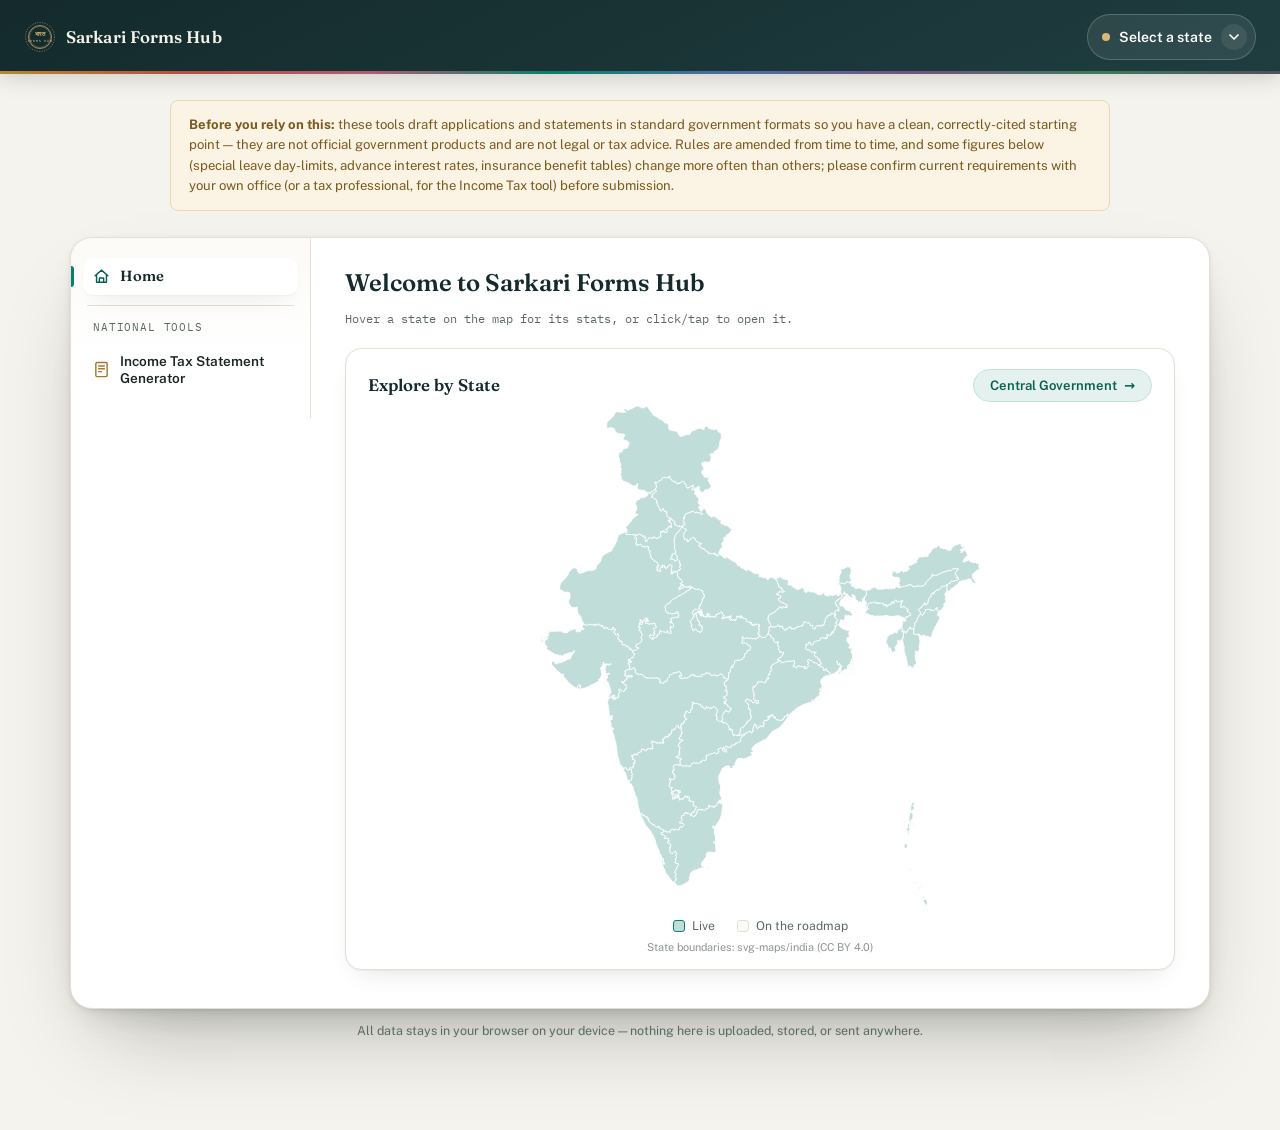
<file: index.html>
<!DOCTYPE html>
<html lang="en">
<head>
<meta charset="UTF-8">
<meta name="viewport" content="width=device-width, initial-scale=1.0">
<link rel="preconnect" href="https://fonts.googleapis.com">
<link rel="preconnect" href="https://fonts.gstatic.com" crossorigin>
<link href="https://fonts.googleapis.com/css2?family=Fraunces:opsz,wght@9..144,500;9..144,600;9..144,700&family=Public+Sans:wght@400;500;600;700&family=IBM+Plex+Mono:wght@500;600&display=swap" rel="stylesheet">
<title>Sarkari Forms Hub</title>
<link rel="stylesheet" href="assets/css/shared-document.css">
<link rel="stylesheet" href="assets/css/shared-ui.css">
</head>
<body>
  <nav class="top-nav screen-only">
    <a href="#home" class="nav-brand" id="nav_brand">
      <svg class="app-seal" viewBox="0 0 64 64" xmlns="http://www.w3.org/2000/svg" role="img" aria-label="Seal emblem">
        <circle cx="32" cy="32" r="29" fill="none" stroke="currentColor" stroke-width="1.2" stroke-dasharray="2 3"/>
        <circle cx="32" cy="32" r="23" fill="none" stroke="currentColor" stroke-width="1.4"/>
        <circle cx="32" cy="32" r="21" fill="none" stroke="currentColor" stroke-width="0.6"/>
        <text x="32" y="30" text-anchor="middle" font-family="Fraunces, Georgia, serif" font-weight="600" font-size="11" fill="currentColor">भारत</text>
        <text x="32" y="41" text-anchor="middle" font-family="'IBM Plex Mono', monospace" font-weight="500" font-size="5.5" letter-spacing="1.5" fill="currentColor">FORMS HUB</text>
      </svg>
      <span class="brand-word">Sarkari Forms Hub</span>
    </a>
    <div class="state-switcher" id="state_switcher">
      <button type="button" class="state-switcher-trigger" id="switcher_trigger" aria-haspopup="listbox" aria-expanded="false">
        <span class="trigger-dot" id="trigger_dot"></span>
        <span id="trigger_label">Select a state</span>
        <svg class="chevron" viewBox="0 0 24 24" fill="none" stroke="currentColor" stroke-width="2.5" stroke-linecap="round" stroke-linejoin="round"><polyline points="6 9 12 15 18 9"/></svg>
      </button>
      <div class="state-switcher-panel" role="listbox" aria-label="Choose a state or union territory">
        <div class="state-search-wrap">
          <input type="text" id="state_search" placeholder="Search states or union territories&hellip;" autocomplete="off">
        </div>
        <div class="state-list" id="state_list"></div>
      </div>
    </div>
  </nav>

  <div class="container hub-dashboard screen-only">
    <div class="disclaimer-banner">
      <strong>Before you rely on this:</strong> these tools draft applications and statements in standard government formats so you have a clean, correctly-cited starting point — they are not official government products and are not legal or tax advice. Rules are amended from time to time, and some figures below (special leave day-limits, advance interest rates, insurance benefit tables) change more often than others; please confirm current requirements with your own office (or a tax professional, for the Income Tax tool) before submission.
    </div>

    <div class="dashboard-shell">
      <div class="dashboard-layout" id="dashboard_layout">
        <aside class="dashboard-sidebar" id="dashboard_sidebar" aria-label="Dashboard navigation"></aside>
        <div class="dashboard-main">
          <div id="state_content_area"></div>
        </div>
      </div>
    </div>

    <p class="privacy-note">All data stays in your browser on your device — nothing here is uploaded, stored, or sent anywhere.</p>
  </div>

  <!-- Whichever tool is open lives here — cloned fresh from its <template>
       below the first time it's opened, then reused (data preserved) for
       as long as the user stays on that same tool. See
       assets/js/engine-common.js's openDashboardTool for the mount logic. -->
  <div id="tool_mount"></div>

  <!-- =====================================================================
       TEMPLATE: shared by every state's leave/service form generator
       (Kerala, Central Government, and every state added after them).
       Driven entirely by assets/js/state-tool-engine.js plus that state's
       data object (assets/js/data/<state>.js) — Employee Profile and each
       type's "Additional Particulars" are rendered dynamically from data
       (profileFields / extraFields), not hardcoded per state. Adding a new
       state does NOT mean touching this template.
       ===================================================================== -->
  <template id="tpl_state_tool">
    <form id="stateForm" onsubmit="event.preventDefault();">
      <select id="leave_type" class="visually-hidden" aria-hidden="true" tabindex="-1"></select>
      <div class="modal-overlay" id="app_modal">
        <div class="modal-dialog form-modal-dialog" role="dialog" aria-modal="true" aria-label="Application">
          <div class="app-modal-view" id="panel_form">
          <div class="modal-toolbar">
            <div class="state-switcher" id="type_switcher">
              <button type="button" class="state-switcher-trigger" id="type_switcher_trigger" aria-haspopup="listbox" aria-expanded="false">
                <span id="type_switcher_icon"></span>
                <span id="type_switcher_label">Choose application&hellip;</span>
                <svg class="chevron" viewBox="0 0 24 24" fill="none" stroke="currentColor" stroke-width="2.5" stroke-linecap="round" stroke-linejoin="round"><polyline points="6 9 12 15 18 9"/></svg>
              </button>
              <div class="state-switcher-panel" role="listbox" aria-label="Choose an application type">
                <div class="state-search-wrap">
                  <input type="text" id="type_search" placeholder="Search application types&hellip;" autocomplete="off">
                </div>
                <div class="state-list" id="type_list"></div>
              </div>
            </div>
            <button type="button" class="modal-close-btn" onclick="st_closeAppModal()" aria-label="Close">&times;</button>
          </div>
          <div class="rule-hint" id="modal_rule_caption" style="padding:10px 22px 0;"><span class="category-dot" id="category_dot"></span><span id="rule_hint"></span></div>
          <div class="modal-body">
      <div class="section">
        <h2><span class="step-badge">1</span> Employee Profile</h2>
        <p class="sub-hint">Fill this in once — it is reused for every application you generate.</p>
        <div class="grid" id="profile_fields_mount"></div>
      </div>
      <div class="section">
        <h2><span class="step-badge">2</span> Digital Signature (Auto Background Isolation)</h2>
        <div class="form-group full-width">
          <label>Upload Photo / Scan of Signature</label>
          <input type="file" id="sig_upload" accept="image/*" onchange="processSignatureUpload(this)">
          <div class="help-text">Upload any snapshot of your signature on paper. The app isolates the ink, strips the background, and places it above signature lines across all generated pages. Everything happens in your browser — the image is never uploaded anywhere. Note: many offices still require a wet-ink signature on the printed copy, so check before treating this as sufficient on its own.</div>
        </div>
        <div class="sig-preview-box" id="sig_preview_container" style="display:none;">
          <div>
            <span style="font-size:0.85rem; font-weight:600; color:var(--text-soft); display:block; margin-bottom:8px;">Captured Signature:</span>
            <div class="sig-thumb-frame"><img id="sig_preview_img" src="" alt="Signature Preview"></div>
          </div>
        </div>
        <div class="help-text" id="sig_adjust_help" style="display:none; margin-top:8px;">You can adjust its size and rotation from the Preview step, once you're ready to generate your document.</div>
      </div>
      <div class="section">
        <h2><span class="step-badge">3</span> Application Routing &amp; Dates</h2>
        <div id="sec_leave_routing">
          <div class="highlight-box mb-4">
            <p style="margin-top:0; font-size: 0.9rem; color: var(--accent-deep); font-weight: 600;">Smart Date Engine: Enter Start &amp; End Date to auto-calculate duration, OR enter Start Date &amp; Duration to auto-calculate End Date.</p>
            <div class="grid-3">
              <div class="form-group"><label class="required">Leave Start Date</label><input type="date" id="start"></div>
              <div class="form-group"><label class="required">Leave End Date</label><input type="date" id="end"></div>
              <div class="form-group"><label class="required">Leave Duration</label>
                <div style="display:flex; gap:5px;">
                  <input type="number" id="dur_num" style="width:50%">
                  <select id="dur_unit" style="width:50%">
                    <option value="days">Days</option><option value="months">Months</option><option value="years">Years</option>
                  </select>
                </div>
              </div>
            </div>
            <div class="form-group full-width mt-4"><label class="required">Formal Duration String (Printed on Forms)</label><input type="text" id="duration_str" placeholder="e.g., 5 Years or 120 Days"></div>
          </div>
          <div class="grid">
            <div class="form-group full-width"><label class="required">Ground / Reason Applied For</label><input type="text" id="reason">
              <div class="help-text">Auto-filled based on the application type you selected above — feel free to edit the wording.</div>
            </div>
            <div class="form-group"><label class="required">Address During Leave</label><textarea id="address" rows="2"></textarea></div>
          </div>
        </div>
        <div class="grid" style="margin-top:20px;">
          <div class="form-group"><label class="required">Application Place</label><input type="text" id="place" required></div>
          <div class="form-group"><label class="required">Application Date</label><input type="date" id="app_date" required></div>
          <div class="form-group full-width"><label class="required">Forward To (Recipient's Designation)</label><input type="text" id="controlling" required>
            <div class="help-text" id="controlling_hint" style="display:none;"></div>
          </div>
        </div>
      </div>
      <div class="section hidden-section" id="sec_dynamic_fields">
        <h2><span class="step-badge">4</span> Additional Particulars</h2>
        <div class="grid" id="dynamic_fields_mount"></div>
      </div>
      <div class="section hidden-section" id="form_extra_fields_wrap">
        <h2><span class="step-badge">5</span> Additional Form Data</h2>
        <div class="grid" id="form_extra_fields_mount"></div>
      </div>
      <div class="modal-footer">
        <button type="button" class="print-btn" onclick="st_showPreviewPanel()">Preview Application &rarr;</button>
      </div>
          </div>
          </div>
          <div class="app-modal-view hidden-section" id="panel_preview">
            <div class="modal-toolbar">
              <button type="button" class="modal-back-btn" onclick="st_showFormPanel()" aria-label="Back to form">&larr;</button>
              <div class="modal-sig-controls" id="modal_sig_controls" style="display:none;">
                <div class="sig-adjust-row">
                  <label for="sig_scale_modal">Size</label>
                  <input type="range" id="sig_scale_modal" min="50" max="400" value="100" step="1" oninput="updateSigTransform('modal')">
                  <span id="sig_scale_val_modal">100%</span>
                </div>
                <div class="sig-adjust-row">
                  <label for="sig_rotate_modal">Rotate</label>
                  <input type="range" id="sig_rotate_modal" min="-180" max="180" value="0" step="1" oninput="updateSigTransform('modal')">
                  <span id="sig_rotate_val_modal">0&deg;</span>
                </div>
              </div>
              <button type="button" class="modal-close-btn" onclick="st_closeAppModal()" aria-label="Close">&times;</button>
            </div>
            <div class="modal-body" id="preview-render-target"></div>
            <div class="modal-footer">
              <button type="button" class="print-btn" onclick="st_generatePDF()">Print PDF</button>
            </div>
          </div>
        </div>
      </div>
    </form>
    <div id="document-preview" class="print-only"></div>
  </template>

  <!-- =====================================================================
       TEMPLATE: Income Tax Statement Generator
       ===================================================================== -->
  <template id="tpl_income_tax">
    <form id="itForm" onsubmit="event.preventDefault();">
      <div class="modal-overlay" id="app_modal">
        <div class="modal-dialog form-modal-dialog" role="dialog" aria-modal="true" aria-label="Income Tax Statement Generator">
          <div class="app-modal-view" id="panel_form">
          <div class="modal-toolbar">
            <h3>Income Tax Statement Generator</h3>
            <button type="button" class="modal-close-btn" onclick="it_closeAppModal()" aria-label="Close">&times;</button>
          </div>
          <div class="rule-hint" style="padding:10px 22px 0;">FY 2026-27 (AY 2027-28) — Old vs New Regime comparison</div>
          <div class="modal-body">
      <div class="section">
        <h2><span class="step-badge">1</span> Your Details</h2>
        <div class="grid">
          <div class="form-group"><label class="required">Full Name</label><input type="text" id="it_name" required></div>
          <div class="form-group"><label>PAN</label><input type="text" id="it_pan" placeholder="Optional"></div>
          <div class="form-group"><label>Designation</label><input type="text" id="it_designation"></div>
          <div class="form-group"><label>Office / Employer</label><input type="text" id="it_office"></div>
          <div class="form-group"><label>Place</label><input type="text" id="it_place" placeholder="e.g., Thiruvananthapuram"></div>
          <div class="form-group"><label>Date</label><input type="date" id="it_date"></div>
        </div>
      </div>
      <div class="section">
        <h2><span class="step-badge">2</span> Monthly Pay &amp; Deductions</h2>
        <div class="grid">
          <div class="form-group">
            <label>Provident Fund / Pension Scheme</label>
            <select id="it_pf_scheme">
              <option value="nps">National Pension System (NPS) — joined service on/after ~2004</option>
              <option value="gpf">General Provident Fund (GPF) — joined service before ~2004</option>
            </select>
            <div class="help-text">Old Regime only, either way: your own monthly contribution below is claimed under Section 80C (GPF) or Section 80CCD(1)/80CCD(1B) (NPS) — don't re-enter it under Deductions below.</div>
          </div>
        </div>
        <div class="help-text" style="margin-top:2px;">Pay drawn for March 2026 through February 2027 is what's actually received as salary during FY 2026-27 — government pay is credited a month in arrears, so this matches how a DDO prepares an annual pay certificate. Fill in the first row, then use "Copy Row 1 to All Months" and adjust only the months that actually changed (increment, DA revision, etc).</div>
        <div class="pay-grid-actions"><button type="button" class="print-btn" id="it_fill_down_btn">Copy Row 1 to All Months &darr;</button></div>
        <div class="pay-grid-wrap"><table class="pay-grid" id="it_pay_grid"></table></div>
        <div class="help-text">"Other Deduction" is for your own payslip record only (e.g. Group Insurance premium, festival advance recovery, society loan) — it does not reduce your taxable income; only the PF/NPS and Professional Tax columns feed the tax computation below.</div>
      </div>
      <div class="section">
        <h2><span class="step-badge">3</span> Other Annual Income</h2>
        <div class="grid">
          <div class="form-group"><label>Bonus / Ex-gratia</label><input type="number" id="it_bonus" min="0" placeholder="e.g., 15000"></div>
          <div class="form-group"><label>Earned Leave Encashment (Leave Surrender)</label><input type="number" id="it_leave_encash" min="0" placeholder="e.g., 30000"></div>
          <div class="form-group" style="align-self:end;"><label style="display:flex; align-items:center; gap:8px; font-weight:500;"><input type="checkbox" id="it_leave_retirement" style="width:auto;"> Paid at retirement / superannuation</label></div>
          <div class="form-group"><label>Employer's NPS Contribution — 80CCD(2)</label><input type="number" id="it_80ccd2" min="0" placeholder="Optional">
            <div class="help-text">Deductible under both regimes — leave blank if not applicable.</div>
          </div>
        </div>
        <div class="help-text">For a Central/State Government employee, leave encashment is fully exempt under Section 10(10AA) <strong>only when paid at retirement or superannuation</strong>. Leave surrendered while still in service (e.g. alongside LTC) is fully taxable — leave the checkbox unticked in that case.</div>
      </div>
      <div class="section">
        <h2><span class="step-badge">4</span> HRA Details (used for Old Regime only)</h2>
        <div class="grid">
          <div class="form-group"><label>Annual Rent Paid</label><input type="number" id="it_rent_paid" min="0" placeholder="e.g., 240000"></div>
          <div class="form-group"><label>City Type</label>
            <select id="it_city">
              <option value="metro">Metro (Delhi, Mumbai, Kolkata, Chennai, Bengaluru, Hyderabad, Pune, Ahmedabad) — 50%</option>
              <option value="nonmetro">Other city — 40%</option>
            </select>
          </div>
        </div>
        <div class="help-text">HRA exemption is only available under the Old Regime, and is computed month-by-month against each month's Basic+DA and HRA above (rent is assumed even across all 12 months). The 8-city metro list is effective FY 2026-27 under the Income-tax Rules, 2026 — if this hasn't reached your payroll system yet, confirm with your DDO before relying on the 50% rate for the four newly-added cities.</div>
      </div>
      <div class="section">
        <h2><span class="step-badge">5</span> Other Deductions (Old Regime only)</h2>
        <div class="grid">
          <div class="form-group full-width"><label>Section 80C — other investments (PPF, ELSS, life insurance, home loan principal, etc.)</label><input type="number" id="it_80c" min="0" placeholder="e.g., 50000">
            <div class="help-text">Combined with your GPF/NPS contribution above, capped at ₹1,50,000 total.</div>
          </div>
          <div class="form-group"><label>Section 80D — Health Insurance (Self / Family)</label><input type="number" id="it_80d_self" min="0" placeholder="e.g., 20000"></div>
          <div class="form-group" style="align-self:end;"><label style="display:flex; align-items:center; gap:8px; font-weight:500;"><input type="checkbox" id="it_80d_self_senior" style="width:auto;"> I am a senior citizen (cap ₹50,000)</label></div>
          <div class="form-group"><label>Section 80D — Health Insurance (Parents)</label><input type="number" id="it_80d_parent" min="0" placeholder="e.g., 25000"></div>
          <div class="form-group" style="align-self:end;"><label style="display:flex; align-items:center; gap:8px; font-weight:500;"><input type="checkbox" id="it_80d_parent_senior" style="width:auto;"> Parents are senior citizens (cap ₹50,000)</label></div>
        </div>
      </div>
      <div class="btn-group">
        <button type="button" class="print-btn" id="it_compute_btn">Compute Old vs New Regime &rarr;</button>
      </div>
      <div class="section hidden-section" id="it_results">
        <h2><span class="step-badge">&#10003;</span> Comparison</h2>
        <div id="it_results_table"></div>
      </div>
      <div class="modal-footer hidden-section" id="it_preview_btn_wrap">
        <button type="button" class="print-btn" onclick="it_showPreviewPanel()">Preview Printable Statement &rarr;</button>
      </div>
          </div>
          </div>
          <div class="app-modal-view hidden-section" id="panel_preview">
            <div class="modal-toolbar">
              <button type="button" class="modal-back-btn" onclick="it_showFormPanel()" aria-label="Back to form">&larr;</button>
              <button type="button" class="modal-close-btn" onclick="it_closeAppModal()" aria-label="Close">&times;</button>
            </div>
            <div class="modal-body" id="preview-render-target"></div>
            <div class="modal-footer">
              <button type="button" class="print-btn" onclick="it_generatePDF()">Print PDF</button>
            </div>
          </div>
        </div>
      </div>
    </form>
    <div id="document-preview" class="print-only">
      <div class="page">
        <div id="it_page_body"></div>
      </div>
      <div class="page">
        <div id="it_annexure_body"></div>
      </div>
    </div>
  </template>

  <script src="assets/js/engine-common.js"></script>
  <script src="assets/js/state-tool-engine.js"></script>
  <script src="assets/js/data/registry.js"></script>
  <script src="assets/js/data/india-map.js"></script>
  <script src="assets/js/data/kerala.js"></script>
  <script src="assets/js/data/central.js"></script>
  <script src="assets/js/data/tamilnadu.js"></script>
  <script src="assets/js/data/karnataka.js"></script>
  <script src="assets/js/data/maharashtra.js"></script>
  <script src="assets/js/data/andhrapradesh.js"></script>
  <script src="assets/js/data/telangana.js"></script>
  <script src="assets/js/data/goa.js"></script>
  <script src="assets/js/data/gujarat.js"></script>
  <script src="assets/js/data/madhyapradesh.js"></script>
  <script src="assets/js/data/chhattisgarh.js"></script>
  <script src="assets/js/data/rajasthan.js"></script>
  <script src="assets/js/data/uttarpradesh.js"></script>
  <script src="assets/js/data/haryana.js"></script>
  <script src="assets/js/data/punjab.js"></script>
  <script src="assets/js/data/himachalpradesh.js"></script>
  <script src="assets/js/data/uttarakhand.js"></script>
  <script src="assets/js/data/bihar.js"></script>
  <script src="assets/js/data/jharkhand.js"></script>
  <script src="assets/js/data/odisha.js"></script>
  <script src="assets/js/data/westbengal.js"></script>
  <script src="assets/js/data/arunachalpradesh.js"></script>
  <script src="assets/js/data/assam.js"></script>
  <script src="assets/js/data/manipur.js"></script>
  <script src="assets/js/data/meghalaya.js"></script>
  <script src="assets/js/data/mizoram.js"></script>
  <script src="assets/js/data/nagaland.js"></script>
  <script src="assets/js/data/sikkim.js"></script>
  <script src="assets/js/data/tripura.js"></script>
  <script src="assets/js/data/andamannicobar.js"></script>
  <script src="assets/js/data/chandigarh.js"></script>
  <script src="assets/js/data/dadranagarhaveliandamandiu.js"></script>
  <script src="assets/js/data/delhi.js"></script>
  <script src="assets/js/data/jammukashmir.js"></script>
  <script src="assets/js/data/ladakh.js"></script>
  <script src="assets/js/data/lakshadweep.js"></script>
  <script src="assets/js/data/puducherry.js"></script>
  <script src="assets/js/tools/income-tax.js"></script>

  <script>
    // ---------------------------------------------------------------------
    // NATIONAL TOOLS
    // ---------------------------------------------------------------------
    const NATIONAL_TOOLS = [
      { key: 'income_tax', name: 'Income Tax Statement Generator', note: 'Monthly pay register, Old vs New regime, HRA & 80C/80D, printable statement', live: true, tpl: 'tpl_income_tax', initFn: 'it_init', openFn: 'it_openAppModal' },
    ];
    // National tools apply to every government uniformly (the IT Act doesn't
    // vary by state), so they're reachable from Home's module grid AND from
    // every live state/central module's own sidebar (see renderSidebar) —
    // one lookup here, not a hardcoded template/init/open triple duplicated
    // at each call site. A newly-registered state gets this for free since
    // the sidebar section is built from NATIONAL_TOOLS + "is a module open",
    // not per-state markup.
    function openNationalTool(key) {
      const t = NATIONAL_TOOLS.find(x => x.key === key);
      if (!t || !t.live) return;
      openDashboardTool(t.key, t.tpl, t.initFn, t.openFn, null);
    }

    // Every state/UT not yet built is a roadmap placeholder. Region is kept
    // as searchable metadata in the switcher, not as a grouping — with ~30
    // mostly-identical "coming soon" entries, a flat searchable list scans
    // faster than eight subheaded clusters. Any entry here whose key also
    // appears in STATE_REGISTRY (assets/js/data/registry.js) is filtered out
    // below — once a state is built, it moves from this placeholder list to
    // the registry and nothing here needs to change.
    function slugify(s) { return s.toLowerCase().replace(/&/g, 'and').replace(/[^a-z0-9]+/g, '-').replace(/(^-|-$)/g, ''); }
    const OTHER_STATES = [
      // All 28 states + 8 UTs are now live in STATE_REGISTRY — this list is
      // intentionally empty. Kept as an array (not removed) so the .map()
      // below and its callers don't need special-casing if a new UT/state
      // is ever created via future reorganisation.
    ].map(([name, region]) => ({ key: slugify(name), name, region, live: false }));

    // ---------------------------------------------------------------------
    // STATE SWITCHER — driven by STATE_REGISTRY (single source of truth,
    // also used by the tool engine itself), not a duplicated type mirror.
    // ---------------------------------------------------------------------
    const REGISTRY_KEYS = new Set(window.STATE_REGISTRY.map(s => s.key));
    const ALL_ENTRIES = [
      ...window.STATE_REGISTRY,
      ...OTHER_STATES.filter(s => !REGISTRY_KEYS.has(s.key)),
    ];

    let currentKey = null;          // 'home' | a state/module key
    let activeCategorySlot = 'all'; // which category is filtered into view within the current module
    let kbdIndex = -1;

    function renderStateList(filter) {
      const q = (filter || '').trim().toLowerCase();
      const list = document.getElementById('state_list');
      const byName = (a, b) => a.name.localeCompare(b.name);
      const live = ALL_ENTRIES.filter(e => e.live && matches(e, q)).sort(byName);
      const rest = ALL_ENTRIES.filter(e => !e.live && matches(e, q)).sort(byName);
      let html = '';
      if (live.length) {
        html += '<div class="state-list-label">Live now</div>';
        html += live.map(optionHtml).join('');
      }
      if (rest.length) {
        html += '<div class="state-list-label">On the roadmap</div>';
        html += rest.map(optionHtml).join('');
      }
      if (!live.length && !rest.length) {
        html = '<div class="state-empty-result">No state matches &ldquo;' + escapeHtml(filter) + '&rdquo;.</div>';
      }
      list.innerHTML = html;
      kbdIndex = -1;
    }
    function matches(e, q) { return !q || e.name.toLowerCase().includes(q) || e.region.toLowerCase().includes(q); }
    function optionHtml(e) {
      return '<button type="button" class="state-option" role="option" data-key="' + e.key + '" data-live="' + e.live + '">' +
        '<span class="opt-name">' + e.name + '</span><span class="opt-region">' + (e.live ? 'Live' : e.region) + '</span></button>';
    }
    function escapeHtml(s) { const d = document.createElement('div'); d.textContent = s || ''; return d.innerHTML; }

    function openSwitcher() {
      document.getElementById('state_switcher').classList.add('open');
      document.getElementById('switcher_trigger').setAttribute('aria-expanded', 'true');
      const search = document.getElementById('state_search');
      search.value = '';
      renderStateList('');
      setTimeout(() => search.focus(), 10);
    }
    function closeSwitcher() {
      document.getElementById('state_switcher').classList.remove('open');
      document.getElementById('switcher_trigger').setAttribute('aria-expanded', 'false');
    }
    function toggleSwitcher() {
      document.getElementById('state_switcher').classList.contains('open') ? closeSwitcher() : openSwitcher();
    }

    // ---------------------------------------------------------------------
    // NAVIGATION — 'home' is a pseudo-entry (not in ALL_ENTRIES; it isn't a
    // government to pick from the switcher). selectState() is the one
    // function every nav surface (switcher, sidebar Home button, module
    // cards, browser back/forward) funnels through.
    // ---------------------------------------------------------------------
    function selectState(key) {
      // Navigating to a different top-level view (Home <-> a government)
      // should land at the top, like any app screen change — otherwise a
      // module card clicked from partway down the Home page leaves the new
      // view scrolled to that same position, which reads as broken.
      const isViewChange = key !== currentKey;
      if (key === 'home') {
        currentKey = 'home';
        closeSwitcher();
        window.location.hash = 'home';
        document.getElementById('state_content_area').innerHTML = renderHomeHtml();
        renderSidebar();
        if (isViewChange) window.scrollTo(0, 0);
        return;
      }
      const entry = ALL_ENTRIES.find(e => e.key === key);
      if (!entry) return;
      if (currentKey !== key) activeCategorySlot = 'overview'; // fresh module lands on its own stats overview, not a raw card dump
      currentKey = key;
      document.getElementById('trigger_label').textContent = entry.name;
      document.getElementById('trigger_dot').style.background = entry.live ? 'var(--gold)' : 'var(--line)';
      closeSwitcher();
      window.location.hash = key;
      try { localStorage.setItem('sfh_last_state', key); } catch (e) { /* private browsing or blocked — fine, just skip persistence */ }
      renderStateContent(entry);
      if (isViewChange) window.scrollTo(0, 0);
    }

    function renderStateContent(entry) {
      const area = document.getElementById('state_content_area');
      // restart the entrance animation on every switch
      area.style.animation = 'none'; void area.offsetWidth; area.style.animation = '';
      if (entry.live && window.STATE_DATA[entry.key]) {
        area.innerHTML = renderModuleBody(entry.key, activeCategorySlot);
        fitStateLocatorViewBox();
      } else {
        area.innerHTML = renderComingSoonHtml(entry.name);
      }
      renderSidebar();
    }

    // Dispatcher for whatever's currently active in the sidebar for this
    // module: 'overview' (default — this government's own stats, see
    // buildStateOverviewHtml), 'all' (every category's cards), or one
    // specific category slot (that category's cards only).
    function renderModuleBody(stateKey, activeSlot) {
      const sd = window.STATE_DATA[stateKey];
      const count = Object.keys(sd.types).length;
      const header = '<div class="state-hero"><h2>' + sd.heroTitle + '</h2></div>' +
        '<p class="state-hero-meta">' + count + ' application types across ' + sd.groupOrder.length + ' categories &middot; ' + sd.heroMeta + '</p>';
      const body = (!activeSlot || activeSlot === 'overview') ? buildStateOverviewHtml(sd) : renderTypeGrid(sd, stateKey, activeSlot);
      return '<div class="state-content">' + header + body + '</div>';
    }

    // Per-government stats overview — the default view on entering a
    // module. Real counts from this government's own data, not the
    // cross-government comparison (that lives on Home) — a bar per
    // category, in that category's own established color (already used
    // site-wide for its dot/icon, so this isn't a new hue, just reusing a
    // fixed one), directly axis-labeled so no separate legend is needed.
    function buildStateOverviewHtml(sd) {
      const perCategory = sd.groupOrder.map(g => ({
        slot: g.slot, name: g.name,
        count: Object.keys(sd.types).filter(k => sd.types[k].group === g.slot).length,
      })).filter(c => c.count > 0);
      const total = perCategory.reduce((s, c) => s + c.count, 0);
      const busiest = perCategory.reduce((a, b) => (b.count > a.count ? b : a), perCategory[0]);

      const kpis = [
        { label: 'Application Types', value: total },
        { label: 'Categories Covered', value: perCategory.length },
        { label: 'Most Types In', value: busiest.name },
      ].map(k => '<div class="stat-tile"><div class="stat-tile-label">' + k.label + '</div><div class="stat-tile-value' + (typeof k.value === 'string' ? ' stat-tile-value-text' : '') + '">' + k.value + '</div></div>').join('');

      // Horizontal bars — category names are genuinely long ("Insurance &
      // Accident Benefits", "Estate / Death Benefit Claims"), and a vertical
      // column chart has no room for that text without labels colliding.
      // Horizontal bars give labels a full row's width to breathe.
      const max = Math.max.apply(null, perCategory.map(c => c.count).concat(1));
      const rowH = 30, barH = 18, labelW = 190, padRight = 34, padTop = 8, w = 560;
      const barAreaW = w - labelW - padRight;
      const h = perCategory.length * rowH + padTop;
      const rows = perCategory.map((c, i) => {
        const barLen = Math.max(3, Math.round((c.count / max) * barAreaW));
        const y = padTop + i * rowH;
        const barY = y + (rowH - barH) / 2;
        const slot = window.CATEGORY_SLOTS[c.slot];
        const colorVar = slot ? slot.colorVar : '--accent';
        return '<g><title>' + c.name + ': ' + c.count + ' application types</title>' +
          '<text x="' + (labelW - 10) + '" y="' + (y + rowH / 2) + '" dominant-baseline="middle" text-anchor="end" class="chart-axis-label">' + c.name + '</text>' +
          '<rect class="chart-bar" x="' + labelW + '" y="' + barY + '" width="' + barLen + '" height="' + barH + '" rx="5" style="fill: var(' + colorVar + ')"></rect>' +
          '<text x="' + (labelW + barLen + 8) + '" y="' + (y + rowH / 2) + '" dominant-baseline="middle" class="chart-value">' + c.count + '</text>' +
          '</g>';
      }).join('');

      return '<div class="state-overview-top">' +
        '<div class="state-locator-card">' + buildStateLocatorMapHtml(sd.key) +
        '<div class="state-locator-label">' + sd.name + '</div></div>' +
        '<div class="kpi-row kpi-row-3">' + kpis + '</div>' +
        '</div>' +
        '<div class="chart-card" style="margin-top:22px;">' +
        '<div class="chart-card-title">Application Types by Category — ' + sd.name + '</div>' +
        '<svg viewBox="0 0 ' + w + ' ' + h + '" class="bar-chart bar-chart-horizontal" role="img" aria-label="Bar chart of application types per category for ' + sd.name + '">' +
        rows + '</svg></div>';
    }

    // Small locator — reuses the same INDIA_MAP path data as the Home map,
    // but shows ONLY the current state's own shape (no neighboring states,
    // no India outline for context) — no hover/tooltip/click, it's a locator
    // not a picker. Central Government isn't a single place, so it keeps the
    // full country outline, entirely highlighted, instead of one shape.
    // The viewBox below is a placeholder (the full India one, so the SVG is
    // never malformed while empty) — fitStateLocatorViewBox() crops it to
    // the actual rendered shape's bounding box right after this HTML is
    // inserted into the DOM (see the two renderModuleBody() call sites).
    function buildStateLocatorMapHtml(stateKey) {
      const isCentral = stateKey === 'central';
      const label = window.STATE_DATA[stateKey] ? window.STATE_DATA[stateKey].name : '';
      if (isCentral) {
        const paths = window.INDIA_MAP.states.map(s => '<path class="india-locator-state is-current" d="' + s.d + '"></path>').join('');
        return '<svg class="india-locator-map" id="state_locator_svg" viewBox="' + window.INDIA_MAP.viewBox + '" role="img" aria-label="' + label + ' applies across all of India">' + paths + '</svg>';
      }
      const code = Object.keys(MAP_CODE_TO_KEY).find(c => MAP_CODE_TO_KEY[c] === stateKey);
      const state = window.INDIA_MAP.states.find(s => s.code === code);
      if (!state) return '';
      return '<svg class="india-locator-map" id="state_locator_svg" viewBox="' + window.INDIA_MAP.viewBox + '" role="img" aria-label="Shape of ' + label + '">' +
        '<path class="india-locator-state is-current" d="' + state.d + '"></path></svg>';
    }
    function fitStateLocatorViewBox() {
      const svg = document.getElementById('state_locator_svg');
      if (!svg) return;
      const shapes = svg.querySelectorAll('.india-locator-state');
      if (shapes.length !== 1) return; // Central's all-India outline keeps its placeholder viewBox as-is
      const bbox = shapes[0].getBBox();
      const pad = Math.max(bbox.width, bbox.height) * 0.08;
      svg.setAttribute('viewBox', (bbox.x - pad) + ' ' + (bbox.y - pad) + ' ' + (bbox.width + pad * 2) + ' ' + (bbox.height + pad * 2));
    }

    // Card-grid renderer — reads a state's data object directly
    // (window.STATE_DATA[stateKey], the SAME object the shared engine uses
    // to run the modal) instead of a duplicated type mirror. Renders ONLY
    // the one category the sidebar has active — there's no "show everything"
    // option any more (see Overview for the summary view instead).
    function renderTypeGrid(sd, stateKey, activeSlot) {
      const types = sd.types;
      const groupsToShow = sd.groupOrder.filter(g => g.slot === activeSlot);
      return '<div style="margin-top:22px;">' + groupsToShow.map(g => {
        const keys = Object.keys(types).filter(k => types[k].group === g.slot);
        if (!keys.length) return '';
        const cards = keys.map(k => {
          const t = types[k];
          return '<button type="button" class="app-type-card" onclick="openDashboardTool(\'' + stateKey + '\',\'tpl_state_tool\',\'st_init\',\'st_openAppModal\',\'' + k + '\')">' +
            '<span class="card-name">' + t.label + '</span><span class="card-rule">' + t.rule + '</span></button>';
        }).join('');
        const slot = window.CATEGORY_SLOTS[g.slot];
        return '<div class="category-block" style="--cat-color: var(' + (slot ? slot.colorVar : '--accent') + ')">' +
          '<h3>' + window.categoryIconSvg(g.slot) + g.name + '</h3>' +
          '<div class="card-grid">' + cards + '</div></div>';
      }).join('') + '</div>';
    }

    // ---------------------------------------------------------------------
    // SIDEBAR — a modern desktop-app-style icon rail: a pinned Home item
    // (always present) plus, when a module is open, that module's Overview
    // (default) and its category list as filter buttons — no "show every
    // category at once" option; clicking a category re-renders the main
    // pane to show ONLY that category. Rebuilt on every navigation from
    // renderStateContent/selectState so it always reflects
    // currentKey/activeCategorySlot.
    // ---------------------------------------------------------------------
    function renderSidebar() {
      const sidebar = document.getElementById('dashboard_sidebar');
      const isHome = currentKey === 'home';
      const sd = (!isHome && window.STATE_DATA[currentKey]) ? window.STATE_DATA[currentKey] : null;
      let html = '<button type="button" class="sidebar-link sidebar-link-home' + (isHome ? ' active' : '') + '" data-nav="home">' +
        homeIconSvg('sidebar-icon') + '<span class="sidebar-name">Home</span></button>';
      if (sd) {
        html += '<div class="sidebar-divider"></div><div class="sidebar-title">' + sd.name + '</div>';
        html += '<button type="button" class="sidebar-link' + (activeCategorySlot === 'overview' ? ' active' : '') + '" data-category="overview">' +
          '<svg class="sidebar-icon" viewBox="0 0 24 24" fill="none" stroke="currentColor" stroke-width="2" stroke-linecap="round" stroke-linejoin="round"><rect x="3" y="12" width="4" height="9" rx="1"/><rect x="10" y="7" width="4" height="14" rx="1"/><rect x="17" y="3" width="4" height="18" rx="1"/></svg>' +
          '<span class="sidebar-name">Overview</span></button>';
        html += sd.groupOrder.map(g => {
          const count = Object.keys(sd.types).filter(k => sd.types[k].group === g.slot).length;
          if (!count) return '';
          const slot = window.CATEGORY_SLOTS[g.slot];
          const isActive = activeCategorySlot === g.slot;
          return '<button type="button" class="sidebar-link' + (isActive ? ' active' : '') + '" data-category="' + g.slot + '" style="--cat-color: var(' + (slot ? slot.colorVar : '--accent') + '); --cat-color-soft: color-mix(in srgb, var(' + (slot ? slot.colorVar : '--accent') + ') 16%, var(--surface))">' +
            window.categoryIconSvg(g.slot, 'sidebar-icon') +
            '<span class="sidebar-name">' + g.name + '</span><span class="sidebar-count">' + count + '</span></button>';
        }).join('');
      }
      // National tools (Income Tax Statement Generator, and any future
      // addition) apply to every government's employees the same way, so
      // they're pinned in every module's sidebar AND on Home (Home's own
      // content is just the map now, with no module grid to list them in) —
      // driven by NATIONAL_TOOLS, so a newly-registered tool shows up
      // everywhere automatically.
      const liveTools = NATIONAL_TOOLS.filter(t => t.live);
      if (liveTools.length) {
        html += '<div class="sidebar-divider"></div><div class="sidebar-title">National Tools</div>';
        html += liveTools.map(t => '<button type="button" class="sidebar-link" data-national-tool="' + t.key + '" style="--cat-color: var(--cat-national); --cat-color-soft: color-mix(in srgb, var(--cat-national) 16%, var(--surface))">' +
          taxIconSvg('sidebar-icon') + '<span class="sidebar-name">' + t.name + '</span></button>').join('');
      }
      sidebar.innerHTML = html;
    }
    document.getElementById('dashboard_sidebar').addEventListener('click', (e) => {
      const homeBtn = e.target.closest('[data-nav="home"]');
      if (homeBtn) { selectState('home'); return; }
      const toolBtn = e.target.closest('[data-national-tool]');
      if (toolBtn) { openNationalTool(toolBtn.dataset.nationalTool); return; }
      const catBtn = e.target.closest('[data-category]');
      if (!catBtn || !window.STATE_DATA[currentKey]) return;
      activeCategorySlot = catBtn.dataset.category;
      const area = document.getElementById('state_content_area');
      area.style.animation = 'none'; void area.offsetWidth; area.style.animation = '';
      area.innerHTML = renderModuleBody(currentKey, activeCategorySlot);
      fitStateLocatorViewBox();
      renderSidebar();
    });

    function renderComingSoonHtml(name) {
      return '<div class="state-content"><div class="empty-state-panel">' +
        '<svg class="empty-icon" viewBox="0 0 24 24" fill="none" stroke="currentColor" stroke-width="1.5" stroke-linecap="round" stroke-linejoin="round"><circle cx="12" cy="12" r="10"/><polygon points="16.24 7.76 14.12 14.12 7.76 16.24 9.88 9.88 16.24 7.76"/></svg>' +
        '<h2>' + name + ' is on the roadmap</h2>' +
        '<p>Every state gets the same rule-by-rule care already-live tools got before shipping — citing the actual service rules, not guessed ones — so ' + name + ' isn’t built yet rather than built carelessly. Check back, or pick a live government from Home to see what a finished tool looks like.</p>' +
        '</div></div>';
    }

    // ---------------------------------------------------------------------
    // ICONS — Home + a ledger icon for national tools. Category icons
    // already come from the shared engine's window.categoryIconSvg/CATEGORY_SLOTS.
    // ---------------------------------------------------------------------
    function homeIconSvg(cls) {
      return '<svg class="' + (cls || '') + '" viewBox="0 0 24 24" fill="none" stroke="currentColor" stroke-width="2" stroke-linecap="round" stroke-linejoin="round"><path d="M3 11 12 3l9 8"/><path d="M5 10v10h14V10"/><path d="M9 20v-6h6v6"/></svg>';
    }
    function taxIconSvg(cls) {
      return '<svg class="' + (cls || '') + '" viewBox="0 0 24 24" fill="none" stroke="currentColor" stroke-width="2" stroke-linecap="round" stroke-linejoin="round"><rect x="4" y="2" width="16" height="20" rx="2"/><line x1="8" y1="7" x2="16" y2="7"/><line x1="8" y1="11" x2="16" y2="11"/><line x1="8" y1="15" x2="12" y2="15"/></svg>';
    }

    // ---------------------------------------------------------------------
    // HOME — the landing dashboard: just the India map (see INDIA MAP
    // section below). Everything else (stats, National Tools) lives one
    // click away — a state's Overview for its own stats, the sidebar's
    // pinned National Tools section for Income Tax.
    // ---------------------------------------------------------------------
    function renderHomeHtml() {
      return '<div class="state-content home-content">' +
        '<div class="state-hero"><h2>Welcome to Sarkari Forms Hub</h2></div>' +
        '<p class="state-hero-meta">Hover a state on the map for its stats, or click/tap to open it.</p>' +
        buildIndiaMapHtml() +
        '</div>';
    }

    // ---------------------------------------------------------------------
    // INDIA MAP — the Home screen's primary state-picker. Real SVG state/UT
    // outlines (assets/js/data/india-map.js); MAP_CODE_TO_KEY links that
    // package's own 2-letter codes to this app's STATE_REGISTRY keys for the
    // states we've actually built. Anything not in that table renders as a
    // muted "on the roadmap" shape — still hoverable/tappable for its name
    // and region, just not clickable through to a module. Central Government
    // isn't a shape on the map (it isn't a place), so it gets its own pinned
    // pill in the map card's header instead.
    // ---------------------------------------------------------------------
    const MAP_CODE_TO_KEY = {
      kl: 'kerala', tn: 'tamilnadu', ka: 'karnataka', mh: 'maharashtra', ap: 'andhrapradesh',
      tg: 'telangana', ga: 'goa', gj: 'gujarat', mp: 'madhyapradesh', ct: 'chhattisgarh',
      rj: 'rajasthan', up: 'uttarpradesh', hr: 'haryana', pb: 'punjab', hp: 'himachalpradesh',
      ut: 'uttarakhand', br: 'bihar', jh: 'jharkhand', or: 'odisha', wb: 'westbengal',
      ar: 'arunachalpradesh', as: 'assam', mn: 'manipur', ml: 'meghalaya', mz: 'mizoram',
      nl: 'nagaland', sk: 'sikkim', tr: 'tripura', an: 'andamannicobar', ch: 'chandigarh',
      dn: 'dadranagarhaveliandamandiu', dd: 'dadranagarhaveliandamandiu', dl: 'delhi', jk: 'jammukashmir',
      ld: 'lakshadweep', py: 'puducherry',
    };
    // Ladakh has NO shape of its own in this map data — the package's 'jk'
    // shape is the pre-2019 undivided Jammu & Kashmir outline (see the
    // INDIA_MAP header comment in india-map.js), and 'ld' belongs to
    // Lakshadweep, not Ladakh. Ladakh is fully live and reachable via the
    // state switcher; it just has no map shape to highlight or link, the
    // same "live but not on the map" situation as Central Government
    // (which gets a pill instead) — Ladakh doesn't get an equivalent pill
    // since it IS a place, it's simply missing from this particular SVG
    // source. See tests/smoke_test.py's Home-block assertion, which
    // excludes it from the expected map-live-count for the same reason.
    // Region label shown in the roadmap tooltip, for the states/UTs with no
    // registry key yet — same rough grouping as OTHER_STATES above, keyed by
    // the map package's own code rather than a name (names don't match
    // verbatim between the two sources, e.g. "&" vs "and").
    // Empty now that all 36 states/UTs are live — kept as an object (not
    // removed) so lookups against it stay well-defined if a future
    // reorganisation ever adds a new placeholder entry.
    const MAP_CODE_REGION = {};
    let lastHoveredMapPath = null;

    function buildIndiaMapHtml() {
      const paths = window.INDIA_MAP.states.map(s => {
        const key = MAP_CODE_TO_KEY[s.code];
        const isLive = !!(key && window.STATE_DATA[key]);
        return '<path class="india-map-state' + (isLive ? ' is-live' : '') + '" data-code="' + s.code + '" d="' + s.d + '"><title>' + s.name + '</title></path>';
      }).join('');
      return '<div class="india-map-section"><div class="india-map-card">' +
        '<div class="india-map-card-header"><h3 class="home-section-title" style="margin:0;">Explore by State</h3>' +
        '<button type="button" class="central-gov-pill" onclick="selectState(\'central\')">Central Government <span aria-hidden="true">&rarr;</span></button></div>' +
        '<div class="india-map-wrap" id="india_map_wrap">' +
        '<svg class="india-map" viewBox="' + window.INDIA_MAP.viewBox + '" role="img" aria-label="Map of India — hover or tap a state for its status, click a live one to open it">' +
        paths + '</svg>' +
        '<div class="india-map-tooltip" id="india_map_tooltip"></div>' +
        '</div>' +
        '<div class="india-map-legend">' +
        '<span class="india-map-legend-item"><span class="india-map-legend-dot is-live"></span>Live</span>' +
        '<span class="india-map-legend-item"><span class="india-map-legend-dot is-roadmap"></span>On the roadmap</span>' +
        '</div>' +
        '<div class="india-map-attribution">State boundaries: svg-maps/india (CC BY 4.0)</div>' +
        '</div></div>';
    }

    function mapTooltipHtml(code) {
      const s = window.INDIA_MAP.states.find(x => x.code === code);
      if (!s) return '';
      const key = MAP_CODE_TO_KEY[code];
      if (key && window.STATE_DATA[key]) {
        const sd = window.STATE_DATA[key];
        const count = Object.keys(sd.types).length;
        return '<div class="map-tip-name">' + s.name + '<span class="status-pill live">Live</span></div>' +
          '<div class="map-tip-stat">' + count + ' application types &middot; ' + sd.groupOrder.length + ' categories</div>' +
          '<div class="map-tip-cta">Click to open &rarr;</div>';
      }
      const region = MAP_CODE_REGION[code];
      return '<div class="map-tip-name">' + s.name + '<span class="status-pill pending">Roadmap</span></div>' +
        (region ? '<div class="map-tip-stat">' + region + '</div>' : '');
    }

    function showMapTooltip(code) {
      const tip = document.getElementById('india_map_tooltip');
      if (!tip) return;
      tip.innerHTML = mapTooltipHtml(code);
      tip.classList.add('visible');
    }
    function positionMapTooltip(e) {
      const tip = document.getElementById('india_map_tooltip');
      const wrap = document.getElementById('india_map_wrap');
      if (!tip || !wrap) return;
      const rect = wrap.getBoundingClientRect();
      const tipW = 220, tipH = 74; // rough estimate — clamped to the wrap, not measured, so it never needs a layout read
      let x = e.clientX - rect.left + 18;
      let y = e.clientY - rect.top + 18;
      if (x + tipW > rect.width) x = e.clientX - rect.left - tipW - 10;
      if (y + tipH > rect.height) y = e.clientY - rect.top - tipH - 10;
      tip.style.left = Math.max(0, x) + 'px';
      tip.style.top = Math.max(0, y) + 'px';
    }
    function hideMapTooltip() {
      const tip = document.getElementById('india_map_tooltip');
      if (tip) tip.classList.remove('visible');
    }
    // Delegated on #state_content_area (stable across every Home re-render,
    // unlike the <svg> itself which is rebuilt each time) — one listener
    // survives selectState('home') being called over and over.
    function handleMapPointerMove(e) {
      const svg = e.target.closest('.india-map');
      if (!svg) return;
      const path = e.target.closest('.india-map-state');
      if (path) {
        if (path !== lastHoveredMapPath) {
          if (lastHoveredMapPath) lastHoveredMapPath.classList.remove('is-hover');
          path.classList.add('is-hover');
          lastHoveredMapPath = path;
          showMapTooltip(path.dataset.code);
        }
        positionMapTooltip(e);
      } else if (lastHoveredMapPath) {
        lastHoveredMapPath.classList.remove('is-hover');
        lastHoveredMapPath = null;
        hideMapTooltip();
      }
    }
    function handleMapPointerOut(e) {
      const svg = e.target.closest('.india-map');
      if (!svg) return;
      if (e.relatedTarget && svg.contains(e.relatedTarget)) return; // still inside the map — pointermove owns this
      if (lastHoveredMapPath) { lastHoveredMapPath.classList.remove('is-hover'); lastHoveredMapPath = null; }
      hideMapTooltip();
    }
    function handleMapClick(e) {
      const path = e.target.closest('.india-map-state');
      if (!path) return;
      const key = MAP_CODE_TO_KEY[path.dataset.code];
      if (key) { selectState(key); return; }
      // Roadmap state, or a touch device with no real hover — surface the
      // tooltip in place instead of silently doing nothing.
      if (path !== lastHoveredMapPath) {
        if (lastHoveredMapPath) lastHoveredMapPath.classList.remove('is-hover');
        path.classList.add('is-hover');
        lastHoveredMapPath = path;
      }
      showMapTooltip(path.dataset.code);
      positionMapTooltip(e);
    }
    document.getElementById('state_content_area').addEventListener('pointermove', handleMapPointerMove);
    document.getElementById('state_content_area').addEventListener('pointerout', handleMapPointerOut);
    document.getElementById('state_content_area').addEventListener('click', handleMapClick);

    // ---------------------------------------------------------------------
    // Wiring
    // ---------------------------------------------------------------------
    document.getElementById('switcher_trigger').addEventListener('click', toggleSwitcher);
    document.addEventListener('click', (e) => {
      const switcher = document.getElementById('state_switcher');
      if (switcher.classList.contains('open') && !switcher.contains(e.target)) closeSwitcher();
    });
    document.getElementById('state_search').addEventListener('input', (e) => renderStateList(e.target.value));
    document.getElementById('state_list').addEventListener('click', (e) => {
      const btn = e.target.closest('.state-option');
      if (btn) selectState(btn.dataset.key);
    });
    document.addEventListener('keydown', (e) => {
      const switcher = document.getElementById('state_switcher');
      if (!switcher.classList.contains('open')) return;
      const options = Array.from(document.querySelectorAll('.state-option'));
      if (e.key === 'Escape') { closeSwitcher(); document.getElementById('switcher_trigger').focus(); }
      else if (e.key === 'ArrowDown') { e.preventDefault(); kbdIndex = Math.min(kbdIndex + 1, options.length - 1); highlightKbd(options); }
      else if (e.key === 'ArrowUp') { e.preventDefault(); kbdIndex = Math.max(kbdIndex - 1, 0); highlightKbd(options); }
      else if (e.key === 'Enter' && kbdIndex >= 0 && options[kbdIndex]) { e.preventDefault(); selectState(options[kbdIndex].dataset.key); }
    });
    function highlightKbd(options) {
      options.forEach((o, i) => o.classList.toggle('kbd-active', i === kbdIndex));
      if (options[kbdIndex]) options[kbdIndex].scrollIntoView({ block: 'nearest' });
    }

    // ---------------------------------------------------------------------
    // Deep links: index.html#kerala/el or index.html#central/eol opens that
    // tool's modal directly on the dashboard with the type pre-selected.
    // Generic over the registry — no per-state map to maintain.
    // ---------------------------------------------------------------------
    function handleDeepLink(hash) {
      const [stateKey, typeKey] = hash.split('/');
      if (typeKey && window.STATE_DATA[stateKey]) {
        openDashboardTool(stateKey, 'tpl_state_tool', 'st_init', 'st_openAppModal', typeKey);
      }
    }

    // ---------------------------------------------------------------------
    // Boot: hash in the URL wins (so links/bookmarks are shareable — incl.
    // #home), then a remembered last visit, then Home by default.
    // ---------------------------------------------------------------------
    function boot() {
      const fromHash = window.location.hash.replace('#', '');
      const stateKeyFromHash = fromHash.split('/')[0];
      if (stateKeyFromHash === 'home') { selectState('home'); return; }
      let initial = ALL_ENTRIES.find(e => e.key === stateKeyFromHash);
      if (!initial) {
        let remembered = null;
        try { remembered = localStorage.getItem('sfh_last_state'); } catch (e) { /* ignore */ }
        initial = ALL_ENTRIES.find(e => e.key === remembered);
      }
      if (!initial) { selectState('home'); return; }
      selectState(initial.key);
      handleDeepLink(fromHash);
    }
    window.addEventListener('hashchange', () => {
      const hash = window.location.hash.replace('#', '');
      const key = hash.split('/')[0];
      if (key === 'home') { if (currentKey !== 'home') selectState('home'); return; }
      if (key && key !== currentKey) {
        const entry = ALL_ENTRIES.find(e => e.key === key);
        if (entry) selectState(entry.key);
      }
      handleDeepLink(hash);
    });
    boot();
  </script>
</body>
</html>
</file>
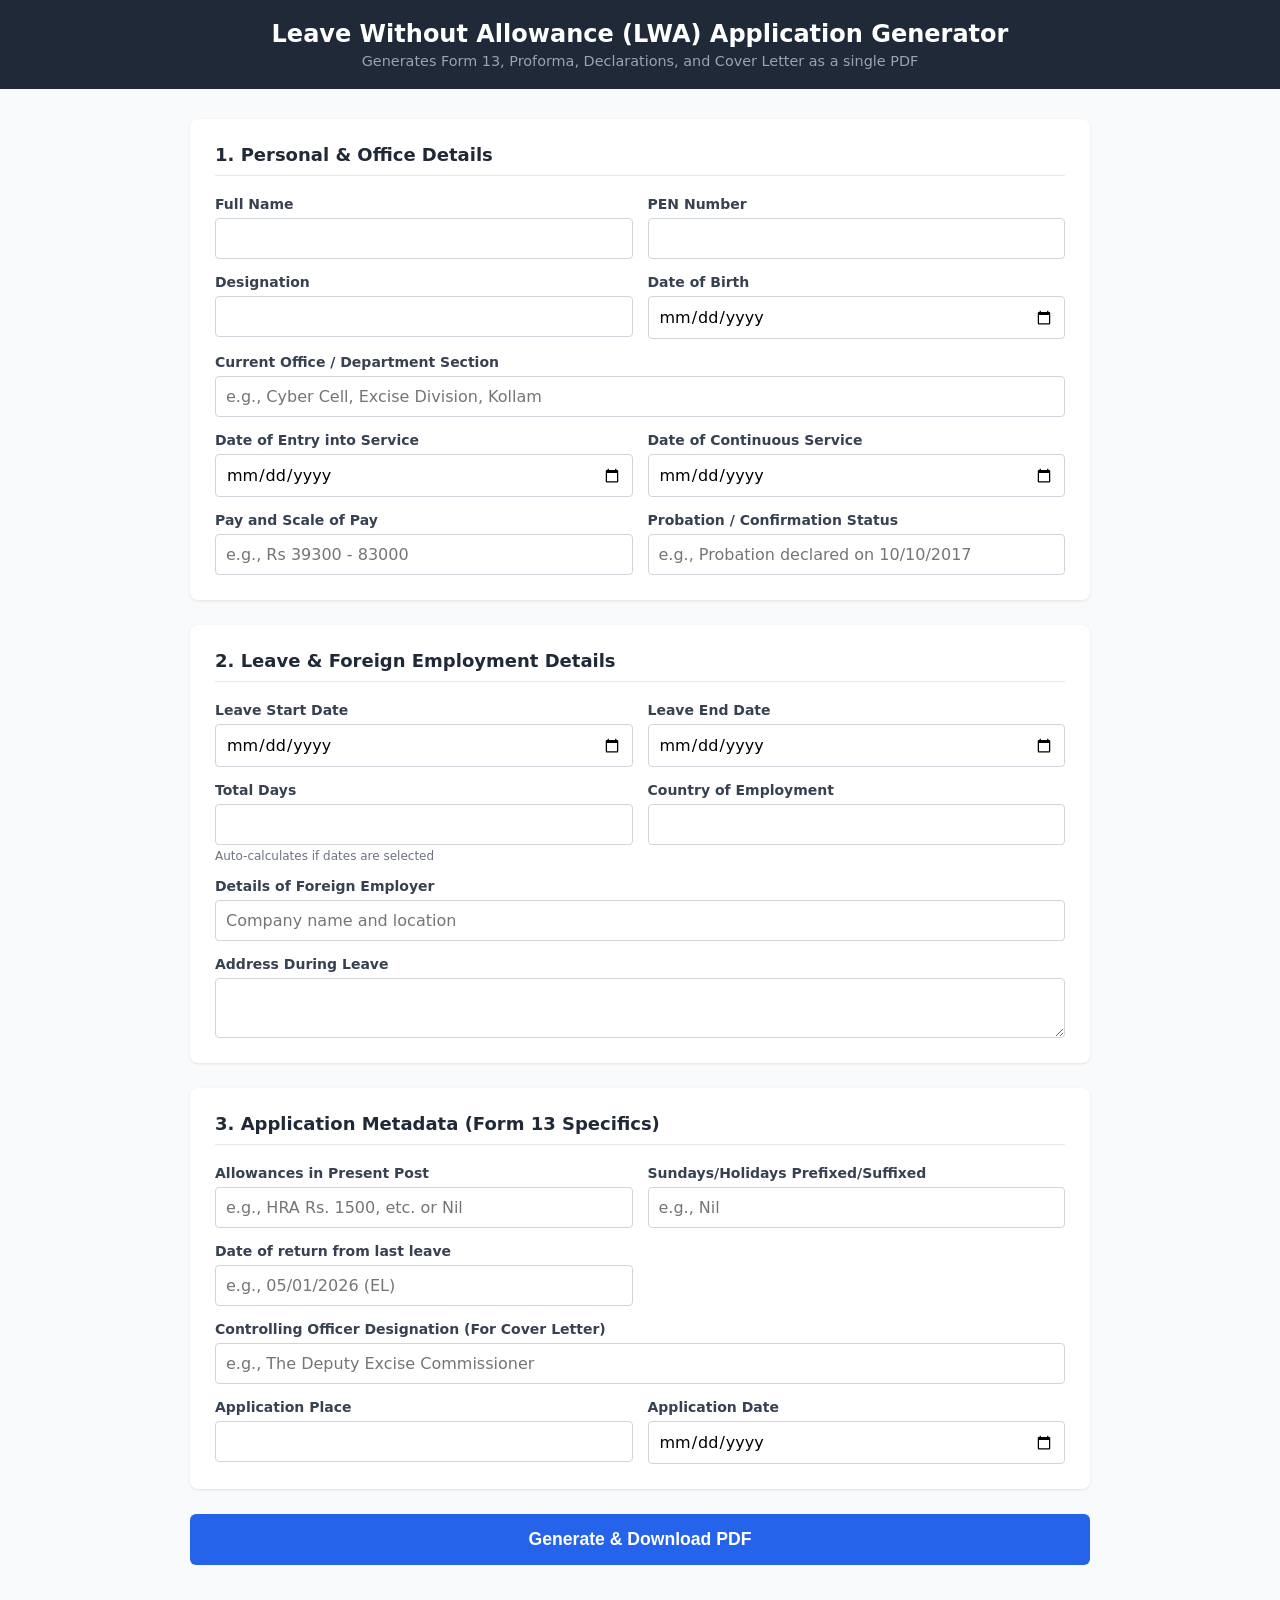
<file: KSR Applications.html>
<!DOCTYPE html>
<html lang="en">
<head>
<meta charset="UTF-8">
<meta name="viewport" content="width=device-width, initial-scale=1.0">
<title>KSR LWA Application Generator</title>
<style>
  /* --- UI STYLES (Hidden during PDF generation) --- */
  @media screen {
    :root { --bg: #f9fafb; --text: #111827; --border: #d1d5db; --primary: #2563eb; }
    body { font-family: system-ui, -apple-system, sans-serif; background-color: var(--bg); color: var(--text); margin: 0; padding: 0 0 50px 0; }
    .print-only { display: none; }
    .app-header { background-color: #1f2937; color: white; padding: 20px; text-align: center; margin-bottom: 30px; }
    .app-header h1 { margin: 0; font-size: 1.5rem; }
    .container { max-width: 900px; margin: 0 auto; padding: 0 20px; }
    .section { background: white; padding: 25px; margin-bottom: 25px; border-radius: 8px; box-shadow: 0 1px 3px rgba(0,0,0,0.1); }
    .section h2 { margin-top: 0; font-size: 1.125rem; border-bottom: 1px solid #e5e7eb; padding-bottom: 10px; margin-bottom: 20px; color: #1f2937; }
    .grid { display: grid; grid-template-columns: 1fr 1fr; gap: 15px; }
    .form-group { display: flex; flex-direction: column; }
    .form-group label { font-size: 0.875rem; font-weight: 600; margin-bottom: 6px; color: #374151; }
    .form-group input, .form-group textarea { border: 1px solid var(--border); padding: 10px; border-radius: 4px; font-size: 1rem; font-family: inherit; }
    .form-group input:focus { outline: none; border-color: var(--primary); box-shadow: 0 0 0 2px rgba(37,99,235,0.2); }
    .full-width { grid-column: 1 / -1; }
    .help-text { font-size: 0.75rem; color: #6b7280; margin-top: 4px; }
    .print-btn { background-color: var(--primary); color: white; border: none; padding: 15px 30px; font-size: 1.1rem; border-radius: 6px; cursor: pointer; width: 100%; font-weight: bold; transition: background 0.2s; }
    .print-btn:hover { background-color: #1d4ed8; }
  }

  /* --- PDF EXPORT STYLES (A4 Document Format) --- */
  @media print {
    .screen-only { display: none !important; }
    .print-only { display: block !important; }
    @page { size: A4; margin: 20mm; }
    body { font-family: "Times New Roman", Times, serif; font-size: 12pt; line-height: 1.5; color: #000; background: #fff; margin: 0; padding: 0; }
    .page { page-break-after: always; padding: 0; margin: 0; position: relative; min-height: 250mm; }
    .page-title { text-align: center; font-weight: bold; text-decoration: underline; margin-bottom: 25px; line-height: 1.3; }
    .text-right { text-align: right; }
    .mb-4 { margin-bottom: 1.5rem; }
    .mt-8 { margin-top: 3rem; }
    .flex-space { display: flex; justify-content: space-between; }
    table { width: 100%; border-collapse: collapse; margin-bottom: 20px; }
    td { padding: 6px 0; vertical-align: top; }
    td:first-child { width: 45%; }
    ol { padding-left: 20px; }
    li { margin-bottom: 10px; }
  }
</style>
</head>
<body>

<!-- UI FORM SECTION -->
<div class="screen-only">
  <div class="app-header">
    <h1>Leave Without Allowance (LWA) Application Generator</h1>
    <p style="margin: 5px 0 0 0; font-size: 0.9rem; color: #9ca3af;">Generates Form 13, Proforma, Declarations, and Cover Letter as a single PDF</p>
  </div>

  <div class="container">
    <div class="section">
      <h2>1. Personal & Office Details</h2>
      <div class="grid">
        <div class="form-group"><label>Full Name</label><input type="text" id="name"></div>
        <div class="form-group"><label>PEN Number</label><input type="text" id="pen"></div>
        <div class="form-group"><label>Designation</label><input type="text" id="designation"></div>
        <div class="form-group"><label>Date of Birth</label><input type="date" id="dob"></div>
        <div class="form-group full-width"><label>Current Office / Department Section</label><input type="text" id="office" placeholder="e.g., Cyber Cell, Excise Division, Kollam"></div>
        <div class="form-group"><label>Date of Entry into Service</label><input type="date" id="entry"></div>
        <div class="form-group"><label>Date of Continuous Service</label><input type="date" id="cont"></div>
        <div class="form-group"><label>Pay and Scale of Pay</label><input type="text" id="pay" placeholder="e.g., Rs 39300 - 83000"></div>
        <div class="form-group"><label>Probation / Confirmation Status</label><input type="text" id="probation" placeholder="e.g., Probation declared on 10/10/2017"></div>
      </div>
    </div>

    <div class="section">
      <h2>2. Leave & Foreign Employment Details</h2>
      <div class="grid">
        <div class="form-group"><label>Leave Start Date</label><input type="date" id="start"></div>
        <div class="form-group"><label>Leave End Date</label><input type="date" id="end"></div>
        <div class="form-group"><label>Total Days</label><input type="number" id="days"><div class="help-text">Auto-calculates if dates are selected</div></div>
        <div class="form-group"><label>Country of Employment</label><input type="text" id="country"></div>
        <div class="form-group full-width"><label>Details of Foreign Employer</label><input type="text" id="employer" placeholder="Company name and location"></div>
        <div class="form-group full-width"><label>Address During Leave</label><textarea id="address" rows="2"></textarea></div>
      </div>
    </div>

    <div class="section">
      <h2>3. Application Metadata (Form 13 Specifics)</h2>
      <div class="grid">
        <div class="form-group"><label>Allowances in Present Post</label><input type="text" id="allowances" placeholder="e.g., HRA Rs. 1500, etc. or Nil"></div>
        <div class="form-group"><label>Sundays/Holidays Prefixed/Suffixed</label><input type="text" id="holidays" placeholder="e.g., Nil"></div>
        <div class="form-group"><label>Date of return from last leave</label><input type="text" id="last-leave" placeholder="e.g., 05/01/2026 (EL)"></div>
        <div class="form-group full-width"><label>Controlling Officer Designation (For Cover Letter)</label><input type="text" id="controlling" placeholder="e.g., The Deputy Excise Commissioner"></div>
        <div class="form-group"><label>Application Place</label><input type="text" id="place"></div>
        <div class="form-group"><label>Application Date</label><input type="date" id="app-date"></div>
      </div>
    </div>

    <button class="print-btn" onclick="generatePDF()">Generate & Download PDF</button>
  </div>
</div>

<!-- PRINT TEMPLATE SECTION -->
<div id="document-preview" class="print-only">
  
  <!-- 1. Covering Letter -->
  <div class="page">
    <div class="text-right mb-4">
      Place: <span class="out-place"></span><br>
      Date: <span class="out-app-date"></span>
    </div>
    <div class="mb-4" style="line-height: 1.2;">
      From<br><br>
      <strong><span class="out-name"></span></strong><br>
      <span class="out-designation"></span><br>
      <span class="out-office"></span>
    </div>
    <div class="mb-4" style="line-height: 1.2;">
      To<br><br>
      <strong><span class="out-controlling"></span></strong><br>
      <span class="out-office"></span>
    </div>
    <div class="mb-4">
      Respected Sir/Madam,
    </div>
    <div class="mb-4" style="padding-left: 40px;">
      <strong>Sub:</strong> Application for Leave Without Allowance (LWA) for taking up employment abroad - reg.
    </div>
    <div class="mb-4" style="text-align: justify;">
      I am submitting herewith my application for Leave Without Allowance (LWA) under Appendix XII-A, Part I of the Kerala Service Rules for a period of <span class="out-days"></span> days from <span class="out-start"></span> to <span class="out-end"></span> for the purpose of taking up employment abroad in <span class="out-country"></span>.
    </div>
    <div class="mb-4" style="text-align: justify;">
      I have attached Form No. 13, the required LWA Proforma, and all mandatory declarations regarding the loss of service benefits, probation, and financial liabilities, along with the proof of foreign employment.
    </div>
    <div class="mb-4" style="text-align: justify;">
      I kindly request you to forward my application to the competent sanctioning authority with your recommendation and the mandatory Head of Office certificate.
    </div>
    <div class="mt-8 text-right">
      Yours faithfully,<br><br><br><br>
      (<strong><span class="out-name"></span></strong>)
    </div>
  </div>
  
  <!-- 2. Form No. 13 -->
  <div class="page">
    <div class="page-title">FORM No. 13<br>APPLICATION FOR LEAVE<br><span style="font-size:10pt; font-weight:normal;">(Rule 113, Part I, K.S.R)</span></div>
    <table>
      <tr><td>1. Name of applicant</td><td>: <strong><span class="out-name"></span></strong></td></tr>
      <tr><td>2. Date of Birth</td><td>: <span class="out-dob"></span></td></tr>
      <tr><td>3. Post held</td><td>: <span class="out-designation"></span></td></tr>
      <tr><td>4. Department, Office and Section</td><td>: <span class="out-office"></span></td></tr>
      <tr><td>5. Pay and scale of Pay</td><td>: <span class="out-pay"></span></td></tr>
      <tr><td>6. Date of entry into service</td><td>: <span class="out-entry"></span></td></tr>
      <tr><td>7. Date of commencement of continuous service</td><td>: <span class="out-cont"></span></td></tr>
      <tr><td>8. Confirmation in any post (Date & Post)</td><td>: <span class="out-probation"></span></td></tr>
      <tr><td>9. Address during the leave</td><td>: <span class="out-address"></span></td></tr>
      <tr><td>10. Allowances drawn in present post</td><td>: <span class="out-allowances"></span></td></tr>
      <tr><td>11. Nature and period of leave applied for</td><td>: <strong>LWA under Appendix XII-A for <span class="out-days"></span> days from <span class="out-start"></span> to <span class="out-end"></span></strong></td></tr>
      <tr><td>12. Sundays and holidays prefixed/suffixed</td><td>: <span class="out-holidays"></span></td></tr>
      <tr><td>13. Ground on which leave is applied for</td><td>: For taking up Employment Abroad</td></tr>
      <tr><td>14. Date of return from last leave</td><td>: <span class="out-last-leave"></span></td></tr>
    </table>
    <div class="mb-4" style="font-size: 11pt; line-height: 1.4; text-align: justify;">
      15. (a) I undertake to refund the difference between the leave salary drawn during commuted leave and that admissible during half pay leave which would not have been admissible in the event of my retirement from service at the end of or during the currency of leave.<br><br>
      (b) I undertake to refund the leave salary drawn during leave not due which would not have been admissible had rule 85, Part I KSR, not been applied in the event of my voluntary retirement or resignation from service at any time until I earn half pay leave not less than the amount of leave not due availed of by me.
    </div>
    <div class="flex-space mt-8">
      <div>Place: <span class="out-place"></span><br>Date: <span class="out-app-date"></span></div>
      <div style="text-align:center;">Signature of Applicant<br><br><br><strong><span class="out-name"></span></strong></div>
    </div>
    <hr style="margin:25px 0;">
    <div class="mb-4"><strong>16. Remarks and/or recommendation of the Controlling Officer:</strong></div>
    <div style="height: 60px;"></div>
    <div class="text-right">Signature (with date) and Designation</div>
  </div>

  <!-- 3. Proforma -->
  <div class="page">
    <div class="page-title">PROFORMA FOR LEAVE WITHOUT ALLOWANCE<br><span style="font-size:11pt; font-weight:normal;">(Under Appendix XII-A, Part I, K.S.R for Employment Abroad)</span></div>
    <ol style="line-height: 2;">
      <li><strong>Name of Applicant & PEN:</strong> <span class="out-name"></span>, PEN: <span class="out-pen"></span></li>
      <li><strong>Designation:</strong> <span class="out-designation"></span></li>
      <li><strong>Current Office & Department:</strong> <span class="out-office"></span></li>
      <li><strong>Date of Entry into Service:</strong> <span class="out-entry"></span></li>
      <li><strong>Whether appointment is regular or provisional:</strong> Regular</li>
      <li><strong>Period of LWA requested:</strong> <span class="out-days"></span> days from <span class="out-start"></span> to <span class="out-end"></span></li>
      <li><strong>Purpose of Leave:</strong> For taking up employment abroad</li>
      <li><strong>Country of Employment:</strong> <span class="out-country"></span></li>
      <li><strong>Details of Employer:</strong> <span class="out-employer"></span></li>
      <li><strong>Whether Visa/Employment Contract attached:</strong> Yes</li>
      <li><strong>Any bonded obligations to serve the Govt:</strong> No</li>
    </ol>
    <div class="flex-space mt-8">
      <div>Place: <span class="out-place"></span><br>Date: <span class="out-app-date"></span></div>
      <div style="text-align:center;">Signature of Applicant<br><br><br><strong><span class="out-name"></span></strong></div>
    </div>
  </div>

  <!-- 4. Declarations -->
  <div class="page">
    <div class="page-title">DECLARATIONS</div>
    <div class="mb-4" style="text-align:justify; line-height:1.8;">
      I, <strong><span class="out-name"></span></strong>, working as <strong><span class="out-designation"></span></strong> at <strong><span class="out-office"></span></strong>, do hereby declare the following in connection with my application for Leave Without Allowance (LWA) for employment abroad under Appendix XII-A, Part I of the Kerala Service Rules:
      <br><br>
      <strong>1. Consent to Lose Service Benefits:</strong><br>
      I declare that I am prepared to abide by all the terms and conditions stipulated in Appendix XII-A, Part I of the Kerala Service Rules and relevant Government Orders. I explicitly consent to forfeit service benefits for the duration of the leave. I understand that this leave period will not count for pension, increments, higher grade, or accumulation of half-pay leave, and I will lose seniority to any juniors who may be promoted during my period of absence.
      <br><br>
      <strong>2. Declaration of Probation Status:</strong><br>
      I declare that my current confirmation/probation status is: <strong><span class="out-probation"></span></strong>. I understand that if I have not completed my probation in the entry cadre before proceeding on leave, I will be required to start my probation afresh upon rejoining duty.
      <br><br>
      <strong>3. Declaration of Financial Liabilities:</strong><br>
      I declare that I have no outstanding financial liabilities, dues, or bonded obligations to the Government of Kerala, including but not limited to House Building Advances, vehicle loans, or unadjusted official advances.
    </div>
    <div class="flex-space mt-8">
      <div>Place: <span class="out-place"></span><br>Date: <span class="out-app-date"></span></div>
      <div style="text-align:center;">Signature of Applicant<br><br><br><strong><span class="out-name"></span></strong></div>
    </div>
  </div>

  <!-- 5. Certificate from Head of Office -->
  <div class="page" style="page-break-after: auto;">
    <div class="page-title">CERTIFICATE FROM HEAD OF OFFICE</div>
    <div class="mb-4 mt-8" style="text-align:justify; line-height: 2;">
      Certified that no disciplinary action or vigilance enquiry is pending or contemplated against Sri/Smt. <strong><span class="out-name"></span></strong>, working as <strong><span class="out-designation"></span></strong> in this office. 
      <br><br>
      It is further certified that as per the records available in this office, the applicant has no outstanding financial liabilities or dues to the Government, and the details provided in the LWA application have been verified and found correct.
    </div>
    <div class="flex-space" style="margin-top: 120px;">
      <div>Place: <span class="out-place"></span><br>Date: _________________</div>
      <div style="text-align:center;">Signature of Head of Office<br><br><br>Name & Designation Seal</div>
    </div>
  </div>
</div>

<script>
  // Auto-calculate days based on start and end date
  function calculateDays() {
    const start = document.getElementById('start').value;
    const end = document.getElementById('end').value;
    if (start && end) {
      const sDate = new Date(start);
      const eDate = new Date(end);
      const diff = Math.ceil((eDate - sDate) / (1000 * 60 * 60 * 24)) + 1;
      if (diff > 0) {
        document.getElementById('days').value = diff;
      }
    }
  }

  document.getElementById('start').addEventListener('change', calculateDays);
  document.getElementById('end').addEventListener('change', calculateDays);

  // Format date to DD/MM/YYYY for print output
  function formatDateString(dateString) {
    if(!dateString) return '';
    const d = new Date(dateString);
    if(isNaN(d.getTime())) return dateString;
    return d.getDate().toString().padStart(2, '0') + '/' + 
           (d.getMonth() + 1).toString().padStart(2, '0') + '/' + 
           d.getFullYear();
  }

  function generatePDF() {
    // List of input IDs to map to span classes
    const textFields = ['name', 'pen', 'designation', 'office', 'controlling', 'pay', 'probation', 'address', 'allowances', 'days', 'holidays', 'last-leave', 'country', 'employer', 'place'];
    const dateFields = ['dob', 'entry', 'cont', 'start', 'end', 'app-date'];
    
    // Map standard text inputs
    textFields.forEach(field => {
      const val = document.getElementById(field).value;
      const targets = document.querySelectorAll('.out-' + field);
      targets.forEach(t => t.innerText = val);
    });

    // Map and format date inputs
    dateFields.forEach(field => {
      const val = document.getElementById(field).value;
      const formattedDate = formatDateString(val);
      const targets = document.querySelectorAll('.out-' + field);
      targets.forEach(t => t.innerText = formattedDate);
    });

    // Trigger browser print to PDF
    window.print();
  }
</script>
</body>
</html>
</file>
<file: assets/css/shared-document.css>
/* =============================================================================
   SHARED "DOCUMENT PAGE" LOOK
   Used by every tool in this platform (kerala.html, income-tax.html, and every
   future state file). Defines what a generated page looks like — both in the
   on-screen Preview modal (.page-preview-card) and in the printed PDF (.page).
   Both selectors share every rule below so the two are pixel-identical; only
   page mechanics (page breaks, @page size) are print-only, at the bottom.

   Do not theme this file. It must always render as plain officialese
   (Times New Roman, black on white) regardless of which tool's screen theme
   surrounds it — that consistency is what makes every generated document on
   this platform recognizable as belonging to the same family.
   ============================================================================= */
:root { --sig-scale: 1; --sig-rotate: 0deg; }

.page, .page-preview-card {
  font-family: "Times New Roman", Times, serif;
  font-size: 12pt;
  line-height: 1.4;
  color: #000;
  background: #fff;
}
.page-title { text-align: center; font-weight: bold; text-decoration: underline; margin-bottom: 20px; line-height: 1.3; }
.text-right { text-align: right; }
.text-center { text-align: center; }
.text-justify { text-align: justify; }
.mb-2 { margin-bottom: 0.5rem; }
.mb-4 { margin-bottom: 1.5rem; }
.mt-4 { margin-top: 1.5rem; }
.mt-8 { margin-top: 3rem; }
.flex-space { display: flex; justify-content: space-between; }
.bold { font-weight: bold; }
.blank-line { display: inline-block; border-bottom: 1px solid #000; min-width: 160px; }
.form-table { width: 100%; border-collapse: collapse; margin-bottom: 15px; }
.form-table td { padding: 5px 0; vertical-align: top; }
.form-table td:nth-child(1) { width: 50%; }
.form-table td:nth-child(2) { width: 2%; text-align: center; }
.form-table td:nth-child(3) { width: 48%; padding-left: 10px; font-weight: bold; }
/* Variant for label + two value columns (e.g. Old Regime vs New Regime
   comparisons) instead of the default label:colon:value shape above. */
.form-table.compare-table td:nth-child(1) { width: 40%; }
.form-table.compare-table td:nth-child(2) { width: 30%; text-align: right; font-weight: normal; padding-left: 0; }
.form-table.compare-table td:nth-child(3) { width: 30%; text-align: right; font-weight: normal; padding-left: 14px; }
/* Monthly pay register annexure (Income Tax Statement Generator) — a real
   bordered data table, unlike form-table's label:value layout above. */
.pay-register-table { width: 100%; border-collapse: collapse; font-size: 8pt; margin-top: 8px; }
.pay-register-table th, .pay-register-table td { border: 1px solid #333; padding: 3px 5px; text-align: right; }
.pay-register-table th { text-align: center; font-weight: bold; }
.pay-register-table th:first-child, .pay-register-table td:first-child { text-align: left; }
.signature-block { width: 300px; text-align: center; float: right; margin-top: 20px; }
.sig-slot { min-height: 55px; display: flex; align-items: center; justify-content: center; padding: 6px 0; overflow: visible; }
.sig-img-target { max-height: 45px; max-width: 180px; object-fit: contain; }
.sig-img-target, #sig_preview_img {
  transform: scale(var(--sig-scale)) rotate(var(--sig-rotate));
  transition: transform 0.1s ease-out;
}
.clear { clear: both; }
.page hr, .page-preview-card hr { border: 0; border-top: 1px solid #000; margin: 20px 0; }

/* ---- Print-only page mechanics (the visual look above stays identical;
        this just governs how pages behave when actually printed to PDF) ---- */
@media print {
  .screen-only { display: none !important; }
  .print-only { display: block !important; }
  .modal-overlay { display: none !important; }
  @page { size: A4; margin: 15mm 20mm; }
  body { background: #fff; margin: 0; padding: 0; }
  .page { page-break-after: always; padding: 0; margin: 0; position: relative; min-height: 250mm; }
  .page.hidden-print { display: none !important; }
}
@media screen {
  .print-only { display: none; }
}
</file>
<file: assets/css/shared-ui.css>
/* =============================================================================
   SHARED UI / APP CHROME
   The platform's own design system — reused by index.html (the hub) and every
   tool page. This is a separate world from shared-document.css: it's free to
   be as modern as we like, since it never has to resemble a government form.
   ============================================================================= */
:root {
  --ink: #142A2C; --ink-2: #1F3D3F;
  --paper: #F5F3ED; --surface: #FFFFFF; --surface-2: #FBFAF6;
  --accent: #0F7D6E; --accent-deep: #0A5F53; --accent-soft: #E4F1EE;
  --text: #1C2624; --text-soft: #5C6864; --line: #E3DFD1;
  --req: #C0392B; --radius-lg: 16px; --radius: 12px; --radius-sm: 8px;
  --shadow-card: 0 1px 2px rgba(20,30,28,.04), 0 12px 28px -14px rgba(20,30,28,.16);
  --shadow-card-hover: 0 1px 2px rgba(20,30,28,.05), 0 18px 36px -14px rgba(20,30,28,.22);
  /* per-category accent colors, referenced by JS to color type/state indicators */
  --cat-general: #0F7D6E; --cat-lwa: #AE5539; --cat-family: #B15C74;
  --cat-casual: #4C6FA0; --cat-insurance: #B8863A; --cat-service: #74547F;
  --cat-advance: #3F7A5C; --cat-estate: #52525B; --cat-national: #A6762E;
  --gold: #D8B87A; --gold-deep: #B8934F; --gold-soft: #F7EEDC;
}
* { box-sizing: border-box; }
body { font-family: "Public Sans", system-ui, -apple-system, sans-serif; background-color: var(--paper); color: var(--text); margin: 0; padding: 0 0 70px 0; -webkit-font-smoothing: antialiased; }

.app-header { background: linear-gradient(155deg, var(--ink), var(--ink-2)); color: #F4F1E7; padding: 44px 20px 52px; text-align: center; position: relative; overflow: hidden; }
.app-header::after { content: ""; position: absolute; inset: auto 0 0 0; height: 4px; background: linear-gradient(90deg, var(--cat-insurance), var(--cat-lwa), var(--cat-family), var(--cat-general), var(--cat-casual), var(--cat-service), var(--cat-advance), var(--cat-estate)); }
.app-header-inner { max-width: 760px; margin: 0 auto; display: flex; align-items: center; justify-content: center; gap: 20px; }
.app-seal { flex-shrink: 0; width: 62px; height: 62px; color: #D8B87A; }
.app-header-text { text-align: left; }
.app-header h1 { margin: 0; font-family: "Fraunces", Georgia, serif; font-weight: 600; font-size: 1.85rem; letter-spacing: .1px; }
.app-header p { margin: 8px 0 0 0; color: #C8D6D1; font-size: .95rem; line-height: 1.5; max-width: 520px; }

/* Breadcrumb: every tool page links back up to the hub */
.breadcrumb-bar { max-width: 760px; margin: 0 auto 18px; position: relative; z-index: 1; }
.breadcrumb-bar a { color: #C8D6D1; font-size: .82rem; text-decoration: none; display: inline-flex; align-items: center; gap: 6px; font-weight: 500; opacity: .9; transition: opacity .15s ease; }
.breadcrumb-bar a:hover { opacity: 1; text-decoration: underline; }

.container { max-width: 980px; margin: 0 auto; padding: 0 20px; }
.disclaimer-banner { background: #FBF3E3; border: 1px solid #EAD9AE; color: #7A5A1E; padding: 14px 18px; border-radius: var(--radius-sm); font-size: .82rem; line-height: 1.55; margin: 26px auto; max-width: 940px; }
.privacy-note { text-align: center; font-size: .78rem; color: var(--text-soft); margin: 14px 0 22px; }

.section { background: var(--surface); padding: 30px 32px; margin-bottom: 22px; border-radius: var(--radius-lg); box-shadow: var(--shadow-card); border: 1px solid var(--line); transition: box-shadow .2s ease; }
.section h2 { margin: 0 0 22px; font-family: "Fraunces", Georgia, serif; font-weight: 600; font-size: 1.18rem; padding-bottom: 14px; border-bottom: 1px solid var(--line); color: var(--ink); display: flex; align-items: center; gap: 12px; }
.step-badge { flex-shrink: 0; width: 28px; height: 28px; border-radius: 50%; background: var(--accent-soft); color: var(--accent-deep); font-family: "IBM Plex Mono", monospace; font-weight: 600; font-size: .8rem; display: inline-flex; align-items: center; justify-content: center; }
.section .sub-hint { font-size: .87rem; color: var(--text-soft); margin: -14px 0 20px; line-height: 1.5; }

.grid { display: grid; grid-template-columns: 1fr 1fr; gap: 18px 22px; }
.grid-3 { display: grid; grid-template-columns: 1fr 1fr 1fr; gap: 15px; }
.full-width { grid-column: 1 / -1; }
.form-group { display: flex; flex-direction: column; }
.form-group label { font-size: .82rem; font-weight: 600; margin-bottom: 7px; color: var(--text-soft); letter-spacing: .01em; }
.required::after { content: " *"; color: var(--req); font-weight: bold; }
.form-group input, .form-group select, .form-group textarea {
  border: 1.5px solid var(--line); background: var(--surface-2); padding: 11px 13px; border-radius: var(--radius-sm);
  font-size: .96rem; font-family: inherit; color: var(--text); transition: border-color .15s ease, box-shadow .15s ease, background-color .15s ease;
}
.form-group input:focus, .form-group select:focus, .form-group textarea:focus {
  outline: none; border-color: var(--accent); background: var(--surface); box-shadow: 0 0 0 4px var(--accent-soft);
}
.form-group input::placeholder, .form-group textarea::placeholder { color: #A8A296; }
.form-group input[type="file"] { padding: 8px 13px 8px 8px; cursor: pointer; color: var(--text-soft); font-size: .86rem; }
.form-group input[type="file"]::file-selector-button,
.form-group input[type="file"]::-webkit-file-upload-button {
  background: var(--accent); color: #fff; border: none; padding: 9px 18px; margin-right: 14px;
  border-radius: 20px; font-size: .82rem; font-weight: 600; font-family: inherit; cursor: pointer;
  transition: background-color .15s ease;
}
.form-group input[type="file"]:hover::file-selector-button,
.form-group input[type="file"]:hover::-webkit-file-upload-button { background: var(--accent-deep); }
.help-text { font-size: .76rem; color: var(--text-soft); margin-top: 6px; line-height: 1.45; }
.hidden-section { display: none !important; } /* a universal "hide this" utility must always win, regardless of any other rule's specificity or position in the file — this is exactly the category of bug that just broke panel visibility */
.rule-hint { font-size: .82rem; color: var(--accent-deep); margin-top: 10px; font-style: italic; min-height: 1.2em; }
.info-callout { font-size: .84rem; color: var(--accent-deep); background: var(--accent-soft); border: 1px solid #C7E2DB; padding: 9px 13px; border-radius: var(--radius-sm); margin-top: 8px; display: none; }

.btn-group { display: flex; gap: 14px; margin-top: 22px; }
.print-btn {
  background: var(--accent); color: #fff; border: none; padding: 16px 32px; font-size: 1.05rem; font-family: "Public Sans", sans-serif;
  border-radius: var(--radius); cursor: pointer; flex: 1; font-weight: 600; box-shadow: 0 10px 24px -10px rgba(15,125,110,.55);
  transition: transform .12s ease, box-shadow .12s ease, background-color .12s ease;
}
.print-btn:hover { background: var(--accent-deep); transform: translateY(-1px); box-shadow: 0 14px 28px -10px rgba(15,125,110,.6); }
.print-btn:active { transform: translateY(0); }
.secondary-btn { background: var(--ink); box-shadow: 0 10px 24px -10px rgba(20,42,44,.45); }
.secondary-btn:hover { background: var(--ink-2); box-shadow: 0 14px 28px -10px rgba(20,42,44,.5); }

/* ---- monthly pay grid (Income Tax tool) ---------------------------------
   A compact data-entry table, not a print table — see .pay-register-table
   in shared-document.css for the printed annexure version of the same data. */
.pay-grid-actions { display: flex; justify-content: flex-end; margin: 4px 0 8px; }
.pay-grid-actions .print-btn { flex: 0 0 auto; padding: 9px 18px; font-size: .82rem; }
.pay-grid-wrap { overflow-x: auto; border: 1px solid var(--line); border-radius: var(--radius-sm); }
.pay-grid { width: 100%; border-collapse: collapse; font-size: .8rem; min-width: 720px; }
.pay-grid th, .pay-grid td { padding: 5px 6px; border-bottom: 1px solid var(--line); text-align: right; white-space: nowrap; }
.pay-grid thead th { background: var(--surface-2); font-weight: 600; color: var(--text-soft); font-size: .7rem; text-transform: uppercase; letter-spacing: .03em; }
.pay-grid td:first-child, .pay-grid th:first-child { text-align: left; font-weight: 600; position: sticky; left: 0; background: var(--surface); }
.pay-grid thead th:first-child { background: var(--surface-2); }
.pay-grid tbody tr:last-child td { border-bottom: none; }
.pay-grid input { width: 76px; padding: 4px 6px; border: 1px solid var(--line); border-radius: 6px; font-size: .8rem; text-align: right; background: var(--surface); color: var(--ink); font-family: inherit; }
.pay-grid input:focus { outline: 2px solid var(--accent); outline-offset: 1px; }

/* on-screen recap table (results panel) — a lighter cousin of .pay-grid with no inputs */
.data-table { width: 100%; border-collapse: collapse; font-size: .8rem; }
.data-table th, .data-table td { padding: 6px 8px; border-bottom: 1px solid var(--line); text-align: right; white-space: nowrap; }
.data-table th:first-child, .data-table td:first-child { text-align: left; font-weight: 600; }
.data-table thead th { background: var(--surface-2); font-size: .7rem; text-transform: uppercase; letter-spacing: .03em; color: var(--text-soft); }
.data-table tfoot td { font-weight: 700; border-top: 2px solid var(--line); border-bottom: none; }

.highlight-box { background: var(--accent-soft); border: 1px solid #C7E2DB; padding: 16px 18px; border-radius: var(--radius); }

.sig-preview-box { display: flex; flex-wrap: wrap; align-items: center; gap: 20px; margin-top: 12px; border: 1.5px dashed var(--line); padding: 16px; border-radius: var(--radius); background: var(--surface-2); }
.sig-thumb-frame { background: #fff; border: 1px solid var(--line); border-radius: var(--radius-sm); padding: 8px; display: flex; align-items: center; justify-content: center; min-width: 150px; min-height: 70px; overflow: hidden; }
.sig-thumb-frame img { max-height: 55px; max-width: 150px; object-fit: contain; }
.sig-adjust-box { display: flex; flex-direction: column; gap: 10px; flex: 1; min-width: 240px; }
.sig-adjust-row { display: flex; align-items: center; gap: 10px; font-size: .82rem; color: var(--text-soft); }
.sig-adjust-row label { min-width: 42px; font-weight: 600; }
.sig-adjust-row input[type="range"] { flex: 1; accent-color: var(--accent); }
.sig-adjust-row span { min-width: 42px; text-align: right; font-variant-numeric: tabular-nums; font-family: "IBM Plex Mono", monospace; color: var(--ink); font-size: .78rem; }
.reset-sig-btn { align-self: flex-start; background: none; border: 1.5px solid var(--line); color: var(--text-soft); font-size: .78rem; padding: 6px 13px; border-radius: 20px; cursor: pointer; transition: all .15s ease; }
.reset-sig-btn:hover { background: var(--surface); border-color: var(--accent); color: var(--accent-deep); }
.visually-hidden { position: absolute !important; width: 1px; height: 1px; padding: 0; margin: -1px; overflow: hidden; clip: rect(0,0,0,0); white-space: nowrap; border: 0; }

/* Dashboard: category-grouped cards. Used for the hub's tool/state picker
   AND for any tool that needs an internal "choose a sub-type" step. */
.dashboard-section { background: linear-gradient(180deg, var(--accent-soft), var(--surface) 55%); border: 1.5px solid #C7E2DB; }
.category-block { margin-bottom: 24px; }
.category-block:last-child { margin-bottom: 0; }
.category-block h3 { font-family: "Fraunces", Georgia, serif; font-weight: 600; font-size: .96rem; color: var(--ink); margin: 0 0 12px; display: flex; align-items: center; gap: 9px; }
.category-block h3::before { content: ""; width: 10px; height: 10px; border-radius: 50%; background: var(--cat-color, var(--accent)); flex-shrink: 0; }
.card-grid { display: grid; grid-template-columns: repeat(auto-fill, minmax(210px, 1fr)); gap: 12px; }
.app-type-card { display: block; width: 100%; margin: 0; text-align: left; text-decoration: none; cursor: pointer; background: var(--surface); border: 1.5px solid var(--line); border-radius: var(--radius); padding: 14px 16px; box-shadow: var(--shadow-card); transition: transform .13s ease, box-shadow .13s ease, border-color .13s ease; font-family: inherit; }
.app-type-card:hover, .app-type-card:focus-visible { border-color: var(--cat-color, var(--accent)); transform: translateY(-2px); box-shadow: var(--shadow-card-hover); outline: none; }
.app-type-card .card-name { display: block; font-weight: 600; font-size: .93rem; color: var(--ink); margin-bottom: 4px; line-height: 1.3; }
.app-type-card .card-rule { display: block; font-family: "IBM Plex Mono", monospace; font-size: .68rem; color: var(--text-soft); line-height: 1.4; }
.category-dot { display: inline-block; width: 9px; height: 9px; border-radius: 50%; margin-right: 7px; background: var(--text-soft); vertical-align: middle; }

/* "Coming soon" state for a card — dashboard cards platform-wide can be
   toggled into this muted, non-committal state (used for unbuilt states). */
.app-type-card.is-pending { cursor: default; opacity: .6; }
.app-type-card.is-pending:hover { transform: none; box-shadow: var(--shadow-card); border-color: var(--line); }
.status-pill { display: inline-block; font-family: "IBM Plex Mono", monospace; font-size: .62rem; font-weight: 600; letter-spacing: .03em; padding: 3px 8px; border-radius: 20px; text-transform: uppercase; margin-left: 8px; vertical-align: middle; }
.status-pill.live { background: var(--accent-soft); color: var(--accent-deep); }
.status-pill.pending { background: #EEECE2; color: var(--text-soft); }

/* Form Modal: an optional sub-dialog for tools that offer many sub-types
   (e.g. Kerala's 20+ application types). Sections inside reuse .section/h2
   markup verbatim but read as sub-sections of one dialog. */
.modal-dialog.form-modal-dialog { background: var(--surface); max-width: 900px; }
.form-modal-dialog .modal-toolbar { background: var(--ink); position: relative; }
.form-modal-dialog .modal-toolbar::after { content: ""; position: absolute; inset: auto 0 0 0; height: 3px; background: var(--modal-accent, var(--accent)); border-radius: 0 0 var(--radius-lg) var(--radius-lg); }
/* form_modal_title/.modal-toolbar-title retired — replaced by the
   type-switcher dropdown plus a standalone .rule-hint caption below the
   toolbar, styled by the plain .rule-hint rule elsewhere in this file. */
.modal-title-icon { width: 20px; height: 20px; flex-shrink: 0; color: var(--modal-accent, var(--accent)); }
.form-modal-dialog .modal-body { padding: 28px 30px 30px; }
.form-modal-dialog .modal-body .section { box-shadow: none; border: none; border-radius: 0; padding: 22px 0; margin: 0; background: transparent; }
.form-modal-dialog .modal-body .section:first-of-type { padding-top: 0; }
.form-modal-dialog .modal-body .section:not(:first-of-type) { border-top: 1px solid var(--line); }
.form-modal-dialog .modal-body .step-badge { display: none; }
.form-modal-dialog .modal-body h2 { border-bottom: none; padding-bottom: 0; margin-bottom: 16px; font-size: 1.02rem; }
@media (max-width: 720px) { .form-modal-dialog .modal-body { padding: 20px; } }

/* Preview Modal — every tool's page cards inside are sized and padded to
   mirror the @page print margins exactly, so preview == PDF. The Download
   / Print button lives in a footer here (not beside "Preview"), so it's
   reachable from anywhere in a long, multi-page scroll. The dialog itself
   is a bounded, centered box — only .modal-body scrolls internally, the
   toolbar/footer never move, matching how a real desktop dialog behaves
   rather than the whole page scrolling underneath a floating box. */
.modal-overlay { display: none; position: fixed; inset: 0; background: rgba(15,26,26,.72); backdrop-filter: blur(2px); z-index: 1000; align-items: center; justify-content: center; padding: 30px 20px; overflow-y: auto; opacity: 0; transition: opacity .18s ease; }
.modal-overlay.open { display: flex; }
.modal-overlay.open.visible { opacity: 1; }
/* overflow:hidden is safe here (unlike the dashboard shell's sticky-sidebar
   case) — nothing inside a modal uses position:sticky, the header/footer
   just stay put via flex layout (flex-shrink:0 around a scrolling
   .modal-body). Without it, .modal-body's own square white background pokes
   past the dialog's rounded corners whenever a panel has no .modal-footer
   visible at its bottom edge (e.g. Income Tax's form panel before Compute
   is clicked, when #it_preview_btn_wrap is still .hidden-section). */
.modal-dialog { background: #4A5352; border-radius: var(--radius-lg); overflow: hidden; max-width: 900px; width: 100%; max-height: min(85vh, 800px); box-shadow: 0 30px 70px -12px rgba(0,0,0,.55); transform: translateY(14px) scale(.98); transition: transform .2s ease; display: flex; flex-direction: column; }
/* Settle to transform:none (not an identity translate/scale) once open — a
   transform value, even a no-op one, permanently creates a new CSS
   containing block for descendants. Left in place, that quietly breaks how
   fixed/sticky descendants track scrolling, which is exactly what caused
   content to visibly "move under" the modal in an earlier version. */
.modal-overlay.open.visible .modal-dialog { transform: none; }
/* Each "view" (form entry / preview) is itself a flex column filling the
   bounded dialog — min-height:0 at every level here is load-bearing: it's
   what lets .modal-body actually shrink and scroll instead of the flex
   chain just growing taller than the dialog's own max-height. */
.app-modal-view { display: flex; flex-direction: column; flex: 1 1 auto; min-height: 0; }
.modal-toolbar { position: relative; z-index: 2; background: var(--ink); color: #fff; padding: 16px 22px; border-radius: var(--radius-lg) var(--radius-lg) 0 0; display: flex; align-items: center; justify-content: space-between; gap: 16px; flex-wrap: wrap; flex-shrink: 0; }
.modal-toolbar h3 { margin: 0; font-family: "Fraunces", Georgia, serif; font-weight: 600; font-size: 1.08rem; white-space: nowrap; }
.app-modal-view > .rule-hint { flex-shrink: 0; }
.modal-sig-controls { display: flex; gap: 18px; flex-wrap: wrap; align-items: center; flex: 1; min-width: 260px; }
.modal-sig-controls .sig-adjust-row { color: #D8E0DD; font-size: .8rem; display: flex; align-items: center; gap: 8px; }
.modal-sig-controls .sig-adjust-row label { min-width: 40px; font-weight: 600; }
.modal-sig-controls .sig-adjust-row input[type="range"] { width: 110px; accent-color: #D8B87A; }
.modal-sig-controls .sig-adjust-row span { min-width: 40px; text-align: right; color: #fff; font-family: "IBM Plex Mono", monospace; font-size: .76rem; }
.modal-close-btn { background: none; border: none; color: #fff; font-size: 1.7rem; line-height: 1; cursor: pointer; padding: 0 4px; opacity: .85; transition: opacity .15s ease; }
.modal-close-btn:hover { opacity: 1; }
.modal-back-btn { background: rgba(255,255,255,.08); border: 1.5px solid rgba(255,255,255,.2); color: #fff; font-size: 1.1rem; line-height: 1; cursor: pointer; padding: 7px 12px; border-radius: 20px; transition: background-color .15s ease; flex-shrink: 0; }
.modal-back-btn:hover { background: rgba(255,255,255,.16); }
.modal-body { padding: 30px; flex: 1 1 auto; overflow-y: auto; min-height: 0; }
.modal-body .page-preview-card { margin: 0 auto 30px auto; width: 210mm; min-height: 297mm; padding: 15mm 20mm; box-shadow: 0 10px 30px -8px rgba(0,0,0,.4); box-sizing: border-box; border-radius: 2px; }
.modal-body .page-preview-card:last-child { margin-bottom: 0; }
.modal-footer { position: relative; z-index: 2; background: var(--surface); padding: 16px 22px; border-top: 1px solid var(--line); border-radius: 0 0 var(--radius-lg) var(--radius-lg); display: flex; justify-content: flex-end; flex-shrink: 0; }
.modal-footer .print-btn { flex: 0 0 auto; padding: 14px 30px; }

@media (max-width: 720px) {
  .grid, .grid-3 { grid-template-columns: 1fr; }
  .section { padding: 24px 20px; }
  .app-header-inner { flex-direction: column; text-align: center; }
  .app-header-text { text-align: center; }
  .modal-overlay { padding: 10px; }
  .modal-dialog { max-height: 95vh; }
  .modal-body { padding: 14px; }
  .modal-body .page-preview-card { width: 100%; padding: 8mm; min-height: 0; }
  .modal-toolbar { padding: 12px 14px; }
  .modal-footer { padding: 12px 14px; }
  .modal-footer .print-btn { width: 100%; }
}

/* =============================================================================
   TOP NAV + STATE SWITCHER
   The nav replaces the old full hero — compact, sticky, utility-first. The
   switcher is the one component here worth the extra polish: searchable,
   keyboard-navigable, and it's the single control that decides everything
   the content area below shows.
   ============================================================================= */
.top-nav { position: sticky; top: 0; z-index: 200; background: linear-gradient(155deg, var(--ink), var(--ink-2)); padding: 14px 24px; display: flex; align-items: center; justify-content: space-between; gap: 18px; box-shadow: 0 2px 24px rgba(0,0,0,.18); }
.top-nav::after { content: ""; position: absolute; inset: auto 0 0 0; height: 3px; background: linear-gradient(90deg, var(--cat-insurance), var(--cat-lwa), var(--cat-family), var(--cat-general), var(--cat-casual), var(--cat-service), var(--cat-advance), var(--cat-estate)); }
.nav-brand { display: flex; align-items: center; gap: 10px; color: #F4F1E7; text-decoration: none; }
.nav-brand .app-seal { width: 32px; height: 32px; flex-shrink: 0; }
.nav-brand .brand-word { font-family: "Fraunces", Georgia, serif; font-weight: 600; font-size: 1.05rem; letter-spacing: .1px; white-space: nowrap; }

.state-switcher { position: relative; flex-shrink: 0; }
.state-switcher-trigger { display: flex; align-items: center; gap: 9px; background: rgba(255,255,255,.08); border: 1.5px solid rgba(255,255,255,.2); color: #fff; padding: 9px 8px 9px 14px; border-radius: 30px; cursor: pointer; font-family: inherit; font-size: .88rem; font-weight: 600; transition: background-color .15s ease, border-color .15s ease; }
.state-switcher-trigger:hover, .state-switcher-trigger:focus-visible { background: rgba(255,255,255,.15); border-color: rgba(255,255,255,.36); outline: none; }
.state-switcher-trigger .trigger-dot { width: 8px; height: 8px; border-radius: 50%; background: var(--gold); flex-shrink: 0; }
.state-switcher-trigger .chevron { width: 26px; height: 26px; padding: 5px; border-radius: 50%; background: rgba(255,255,255,.08); transition: transform .2s ease; }
.state-switcher.open .state-switcher-trigger .chevron { transform: rotate(180deg); }

.state-switcher-panel { position: absolute; top: calc(100% + 12px); right: 0; width: min(360px, 88vw); max-height: min(70vh, 520px); background: var(--surface); border-radius: var(--radius-lg); box-shadow: 0 28px 64px -14px rgba(20,30,28,.4); border: 1px solid var(--line); overflow: hidden; display: flex; flex-direction: column; z-index: 210; opacity: 0; transform: translateY(-8px) scale(.98); pointer-events: none; transition: opacity .15s ease, transform .15s ease; }
/* Reused inside the application modal's toolbar (top-left) for the type
   switcher — same component as the hub's state switcher, just opening
   rightward from a left-anchored trigger instead of leftward from a
   right-anchored one, so it doesn't run off the edge of the dialog. */
.modal-toolbar .state-switcher-panel { right: auto; left: 0; }
.state-switcher.open .state-switcher-panel { opacity: 1; transform: translateY(0) scale(1); pointer-events: auto; }
.state-search-wrap { padding: 12px; border-bottom: 1px solid var(--line); flex-shrink: 0; }
.state-search-wrap input { width: 100%; border: 1.5px solid var(--line); background: var(--surface-2); border-radius: 10px; padding: 10px 13px; font-size: .89rem; font-family: inherit; color: var(--text); }
.state-search-wrap input:focus { outline: none; border-color: var(--accent); box-shadow: 0 0 0 4px var(--accent-soft); }
.state-list { overflow-y: auto; padding: 6px; flex: 1; }
.state-list-label { font-family: "IBM Plex Mono", monospace; font-size: .64rem; letter-spacing: .07em; text-transform: uppercase; color: var(--text-soft); padding: 10px 12px 5px; }
.state-option { display: flex; align-items: center; justify-content: space-between; gap: 10px; width: 100%; text-align: left; background: none; border: none; padding: 9px 11px; border-radius: 9px; cursor: pointer; font-family: inherit; font-size: .87rem; color: var(--text); }
.state-option .opt-name { display: flex; align-items: center; gap: 8px; }
.state-option .opt-region { font-size: .72rem; color: var(--text-soft); flex-shrink: 0; }
.state-option:hover, .state-option.kbd-active { background: var(--accent-soft); }
.state-option[data-live="true"] .opt-name::before { content: ""; width: 7px; height: 7px; border-radius: 50%; background: var(--gold); flex-shrink: 0; }
.state-option[data-live="true"] { font-weight: 700; color: var(--accent-deep); }
.state-empty-result { padding: 24px 16px; text-align: center; color: var(--text-soft); font-size: .85rem; }

/* =============================================================================
   DASHBOARD SHELL — the whole sidebar+content region reads as one raised,
   rounded-corner desktop-app window floating on the page's paper
   background, rather than a stack of separate cards. One shadow, one
   border-radius, one clipping boundary (overflow:hidden — safe with the
   sidebar's position:sticky since the shell never independently scrolls;
   it just bounds how far the sticky sidebar can travel, which is exactly
   the desired "stick within the window" behavior). The sidebar reads as a
   tinted pane of that same window (a soft gradient + a hairline divider),
   not a separate floating card — icon-led, modern-desktop-app style: a
   pinned Home item, then (once a government is selected) that government's
   Overview + category filters. Clicking a category shows ONLY that
   category's cards (see index.html's renderTypeGrid/renderSidebar) — the
   sidebar always reflects whichever government is currently selected. On
   narrow viewports the rail collapses into a sticky horizontal pill strip.
   ============================================================================= */
.hub-dashboard { max-width: 1180px; }
.dashboard-shell {
  /* NOTE: deliberately no overflow:hidden here — clipping via an
     overflow!=visible ancestor breaks position:sticky on the sidebar in
     practice (confirmed empirically: the sidebar scrolled away instead of
     sticking). Corner-rounding is achieved by giving the sidebar its own
     matching radius (below) instead of relying on the shell to clip it. */
  margin-top: 22px; background: var(--surface); border: 1px solid var(--line); border-radius: 22px;
  box-shadow: 0 1px 2px rgba(20,30,28,.05), 0 2px 6px rgba(20,30,28,.06), 0 44px 84px -34px rgba(20,30,28,.35), 0 14px 34px -16px rgba(20,30,28,.18);
}
.dashboard-layout { display: grid; grid-template-columns: 240px 1fr; align-items: stretch; }
.dashboard-sidebar { position: sticky; top: 84px; align-self: start; background: linear-gradient(180deg, var(--surface-2), var(--surface) 65%); border-right: 1px solid var(--line); border-radius: 22px 0 0 22px; padding: 20px 12px; max-height: calc(100vh - 104px); overflow-y: auto; }
.sidebar-title { font-family: "IBM Plex Mono", monospace; font-size: .66rem; letter-spacing: .08em; text-transform: uppercase; color: var(--text-soft); padding: 4px 10px 10px; }
.sidebar-divider { height: 1px; background: var(--line); margin: 10px 4px; }
.sidebar-link { display: flex; align-items: center; gap: 10px; width: 100%; text-align: left; background: none; border: none; border-radius: 10px; padding: 9px 10px; margin-bottom: 2px; cursor: pointer; font-family: inherit; font-size: .85rem; font-weight: 600; color: var(--text); position: relative; transition: background-color .15s ease, color .15s ease; }
.sidebar-link:hover, .sidebar-link:focus-visible { background: rgba(255,255,255,.7); outline: none; }
.sidebar-link.active { background: var(--surface); color: var(--ink); box-shadow: var(--shadow-card); }
.sidebar-link.active::before { content: ""; position: absolute; left: -12px; top: 8px; bottom: 8px; width: 3px; border-radius: 0 3px 3px 0; background: var(--cat-color, var(--accent)); }
.sidebar-link-home { font-family: "Fraunces", Georgia, serif; font-size: .92rem; }
.sidebar-icon { width: 17px; height: 17px; flex-shrink: 0; color: var(--cat-color, var(--accent)); }
.sidebar-link-home .sidebar-icon { color: var(--ink); }
.sidebar-link-home.active .sidebar-icon { color: var(--accent-deep); }
.sidebar-link .sidebar-name { flex: 1; line-height: 1.25; }
.sidebar-count { flex-shrink: 0; font-family: "IBM Plex Mono", monospace; font-size: .66rem; font-weight: 600; color: var(--text-soft); background: var(--surface-2); padding: 2px 7px; border-radius: 20px; }
.sidebar-link.active .sidebar-count { background: var(--cat-color-soft, var(--accent-soft)); }
.dashboard-main { min-width: 0; padding: 30px 34px 38px; }

@media (max-width: 900px) {
  .dashboard-shell { border-radius: 18px; }
  .dashboard-layout { grid-template-columns: 1fr; }
  .dashboard-main { padding: 22px 20px 30px; }
  .dashboard-sidebar { position: sticky; top: 62px; z-index: 5; max-height: none; display: flex; flex-direction: row; align-items: center; gap: 6px; padding: 10px; overflow-x: auto; overflow-y: hidden; -webkit-overflow-scrolling: touch; border-right: none; border-bottom: 1px solid var(--line); border-radius: 18px 18px 0 0; }
  .sidebar-title { display: none; }
  .sidebar-divider { width: 1px; height: 26px; flex-shrink: 0; margin: 0 2px; }
  .sidebar-link { width: auto; flex-shrink: 0; margin-bottom: 0; white-space: nowrap; padding: 8px 12px; }
  .sidebar-link.active::before { left: 6px; right: 6px; top: auto; bottom: -10px; height: 3px; width: auto; border-radius: 3px 3px 0 0; }
  .sidebar-count { display: none; }
}

/* =============================================================================
   HOME DASHBOARD — landing view is just the India map now (see the India
   map section below). Stat tiles (.kpi-row etc.) are still used, just by
   each state's own Overview (buildStateOverviewHtml in index.html) rather
   than Home.
   ============================================================================= */
.home-section-title { font-family: "Fraunces", Georgia, serif; font-weight: 600; font-size: 1.05rem; color: var(--ink); margin: 30px 0 12px; }

.kpi-row { display: grid; grid-template-columns: repeat(4, 1fr); gap: 14px; margin-top: 20px; }
.kpi-row-3 { grid-template-columns: repeat(3, 1fr); }
.stat-tile { background: var(--surface); border: 1px solid var(--line); border-radius: var(--radius); padding: 16px 18px; box-shadow: var(--shadow-card); }
.stat-tile-label { font-size: .74rem; font-weight: 600; color: var(--text-soft); letter-spacing: .01em; }
.stat-tile-value { font-family: "Fraunces", Georgia, serif; font-weight: 600; font-size: 2rem; color: var(--ink); margin-top: 6px; line-height: 1; }
.stat-tile-value-text { font-size: 1.2rem; line-height: 1.25; }

/* ---- India map (Home screen state picker) ------------------------------ */
.india-map-section { margin-top: 22px; }
.india-map-card { background: var(--surface); border: 1px solid var(--line); border-radius: var(--radius-lg); padding: 20px 22px 16px; box-shadow: var(--shadow-card); }
.india-map-card-header { display: flex; align-items: center; justify-content: space-between; gap: 12px; flex-wrap: wrap; }
.central-gov-pill { display: inline-flex; align-items: center; gap: 7px; background: var(--accent-soft); color: var(--accent-deep); border: 1.5px solid #C7E2DB; border-radius: 20px; padding: 8px 16px; font-size: .82rem; font-weight: 600; font-family: inherit; cursor: pointer; transition: all .15s ease; }
.central-gov-pill:hover, .central-gov-pill:focus-visible { background: var(--accent); color: #fff; border-color: var(--accent); outline: none; }

.india-map-wrap { position: relative; max-width: 440px; margin: 4px auto 0; }
.india-map { width: 100%; height: auto; display: block; }
.india-map-state { fill: var(--surface-2); stroke: var(--surface); stroke-width: 1.2; transition: fill .12s ease; cursor: default; }
.india-map-state.is-live { fill: color-mix(in srgb, var(--accent) 26%, var(--surface)); cursor: pointer; }
.india-map-state.is-live.is-hover { fill: var(--accent); }
.india-map-state.is-hover:not(.is-live) { fill: var(--line); }

.india-map-tooltip {
  position: absolute; top: 0; left: 0; z-index: 20; pointer-events: none;
  background: var(--ink); color: #F4F1E7; padding: 10px 14px; border-radius: 10px;
  font-size: .8rem; line-height: 1.45; box-shadow: 0 14px 30px -10px rgba(20,30,28,.5);
  opacity: 0; transform: translateY(4px); transition: opacity .1s ease, transform .1s ease;
  max-width: 220px; white-space: normal;
}
.india-map-tooltip.visible { opacity: 1; transform: translateY(0); }
.india-map-tooltip .map-tip-name { font-weight: 700; font-family: "Fraunces", Georgia, serif; font-size: .88rem; margin-bottom: 3px; }
.india-map-tooltip .map-tip-stat { font-family: "IBM Plex Mono", monospace; font-size: .68rem; color: #C8D6D1; }
.india-map-tooltip .map-tip-cta { font-size: .7rem; color: var(--gold); margin-top: 4px; font-weight: 600; }
.india-map-tooltip .status-pill.live { background: rgba(216,184,122,.22); color: var(--gold); }
.india-map-tooltip .status-pill.pending { background: rgba(255,255,255,.14); color: #C8D6D1; }

.india-map-legend { display: flex; align-items: center; justify-content: center; gap: 22px; margin-top: 12px; font-size: .76rem; color: var(--text-soft); }
.india-map-legend-item { display: inline-flex; align-items: center; gap: 7px; }
.india-map-legend-dot { width: 12px; height: 12px; border-radius: 3px; flex-shrink: 0; }
.india-map-legend-dot.is-live { background: color-mix(in srgb, var(--accent) 26%, var(--surface)); border: 1px solid var(--accent); }
.india-map-legend-dot.is-roadmap { background: var(--surface-2); border: 1px solid var(--line); }
.india-map-attribution { text-align: center; font-size: .68rem; color: var(--text-soft); opacity: .7; margin-top: 8px; }

@media (max-width: 640px) {
  .india-map-wrap { max-width: 320px; }
}

/* ---- State Overview locator (a small "you are here" map) ---------------
   The svg gets a fixed height (not height:auto) so every state's card is the
   same size regardless of its own shape's aspect ratio — SVG's default
   preserveAspectRatio (xMidYMid meet) then letterboxes/centers whatever
   shape it's given within that fixed box, whether it's tall and narrow
   (Kerala) or short and wide (Rajasthan). */
.state-overview-top { display: grid; grid-template-columns: 210px 1fr; gap: 18px; align-items: stretch; margin-top: 20px; }
.state-locator-card { background: var(--surface); border: 1px solid var(--line); border-radius: var(--radius); padding: 14px; box-shadow: var(--shadow-card); display: flex; flex-direction: column; align-items: center; justify-content: center; gap: 8px; }
.india-locator-map { width: 100%; height: 150px; display: block; }
.india-locator-state { fill: var(--surface-2); stroke: var(--surface); stroke-width: 1.2; }
.india-locator-state.is-current { fill: var(--accent); }
.state-locator-label { font-family: "IBM Plex Mono", monospace; font-size: .7rem; font-weight: 600; color: var(--accent-deep); text-align: center; }

@media (max-width: 640px) {
  .state-overview-top { grid-template-columns: 1fr; }
  .state-locator-card { max-width: 220px; margin: 0 auto; }
}

.chart-card { background: var(--surface); border: 1px solid var(--line); border-radius: var(--radius); padding: 16px 18px; box-shadow: var(--shadow-card); }
.chart-card-title { font-size: .74rem; font-weight: 600; color: var(--text-soft); letter-spacing: .01em; margin-bottom: 10px; }
.bar-chart { width: 100%; height: auto; display: block; }
.chart-bar { fill: var(--accent); transition: opacity .15s ease; }
.bar-chart g:hover .chart-bar { opacity: .82; }
.chart-value { font-family: "IBM Plex Mono", monospace; font-size: 11px; font-weight: 600; fill: var(--ink); }
.chart-axis-label { font-family: "Public Sans", sans-serif; font-size: 11px; fill: var(--text-soft); }
.chart-baseline { stroke: var(--line); stroke-width: 1; }

@media (max-width: 720px) {
  .kpi-row { grid-template-columns: repeat(2, 1fr); }
}

/* =============================================================================
   DASHBOARD CONTENT AREA — swaps based on the selected state
   ============================================================================= */
.state-content { animation: fadeSlideIn .28s ease both; }
@keyframes fadeSlideIn { from { opacity: 0; transform: translateY(6px); } to { opacity: 1; transform: translateY(0); } }
.state-hero { display: flex; align-items: baseline; justify-content: space-between; gap: 16px; flex-wrap: wrap; margin-bottom: 6px; }
.state-hero h2 { font-family: "Fraunces", Georgia, serif; font-weight: 600; font-size: 1.5rem; color: var(--ink); margin: 0; }
.state-hero-meta { font-family: "IBM Plex Mono", monospace; font-size: .78rem; color: var(--text-soft); }

.category-block h3 { display: flex; align-items: center; gap: 9px; }
.category-icon { width: 18px; height: 18px; flex-shrink: 0; color: var(--cat-color, var(--accent)); }
.category-block h3::before { display: none; } /* icon replaces the plain dot everywhere category-block is used */

.app-type-card .card-name { display: flex; align-items: center; gap: 8px; }

.empty-state-panel { text-align: center; padding: 56px 24px; background: var(--surface); border: 1.5px dashed var(--line); border-radius: var(--radius-lg); }
.empty-state-panel .empty-icon { width: 52px; height: 52px; color: var(--line); margin: 0 auto 18px; }
.empty-state-panel h2 { font-family: "Fraunces", Georgia, serif; font-weight: 600; font-size: 1.25rem; color: var(--ink); margin: 0 0 8px; }
.empty-state-panel p { color: var(--text-soft); font-size: .92rem; max-width: 420px; margin: 0 auto; line-height: 1.6; }

@media (prefers-reduced-motion: reduce) {
  .state-content { animation: none; }
  .state-switcher-panel, .state-switcher-trigger .chevron, .app-type-card, .sidebar-link { transition: none; }
}

/* Deep-link handling now relocates the chosen type's fields inline (see
   kerala.html's activateDeepLinkInlineMode) rather than highlighting a card
   to click — so there's no card-highlight style needed here any more. */

@media (max-width: 720px) {
  .top-nav { padding: 12px 16px; flex-wrap: nowrap; }
  .nav-brand .brand-word { display: none; } /* seal alone reads fine at this width, saves room for the switcher */
  .state-switcher-panel { position: fixed; top: auto; bottom: 0; left: 0; right: 0; width: 100%; max-height: 78vh; border-radius: var(--radius-lg) var(--radius-lg) 0 0; transform: translateY(100%); }
  .state-switcher.open .state-switcher-panel { transform: translateY(0); }
  .state-hero { flex-direction: column; align-items: flex-start; }
}
</file>
